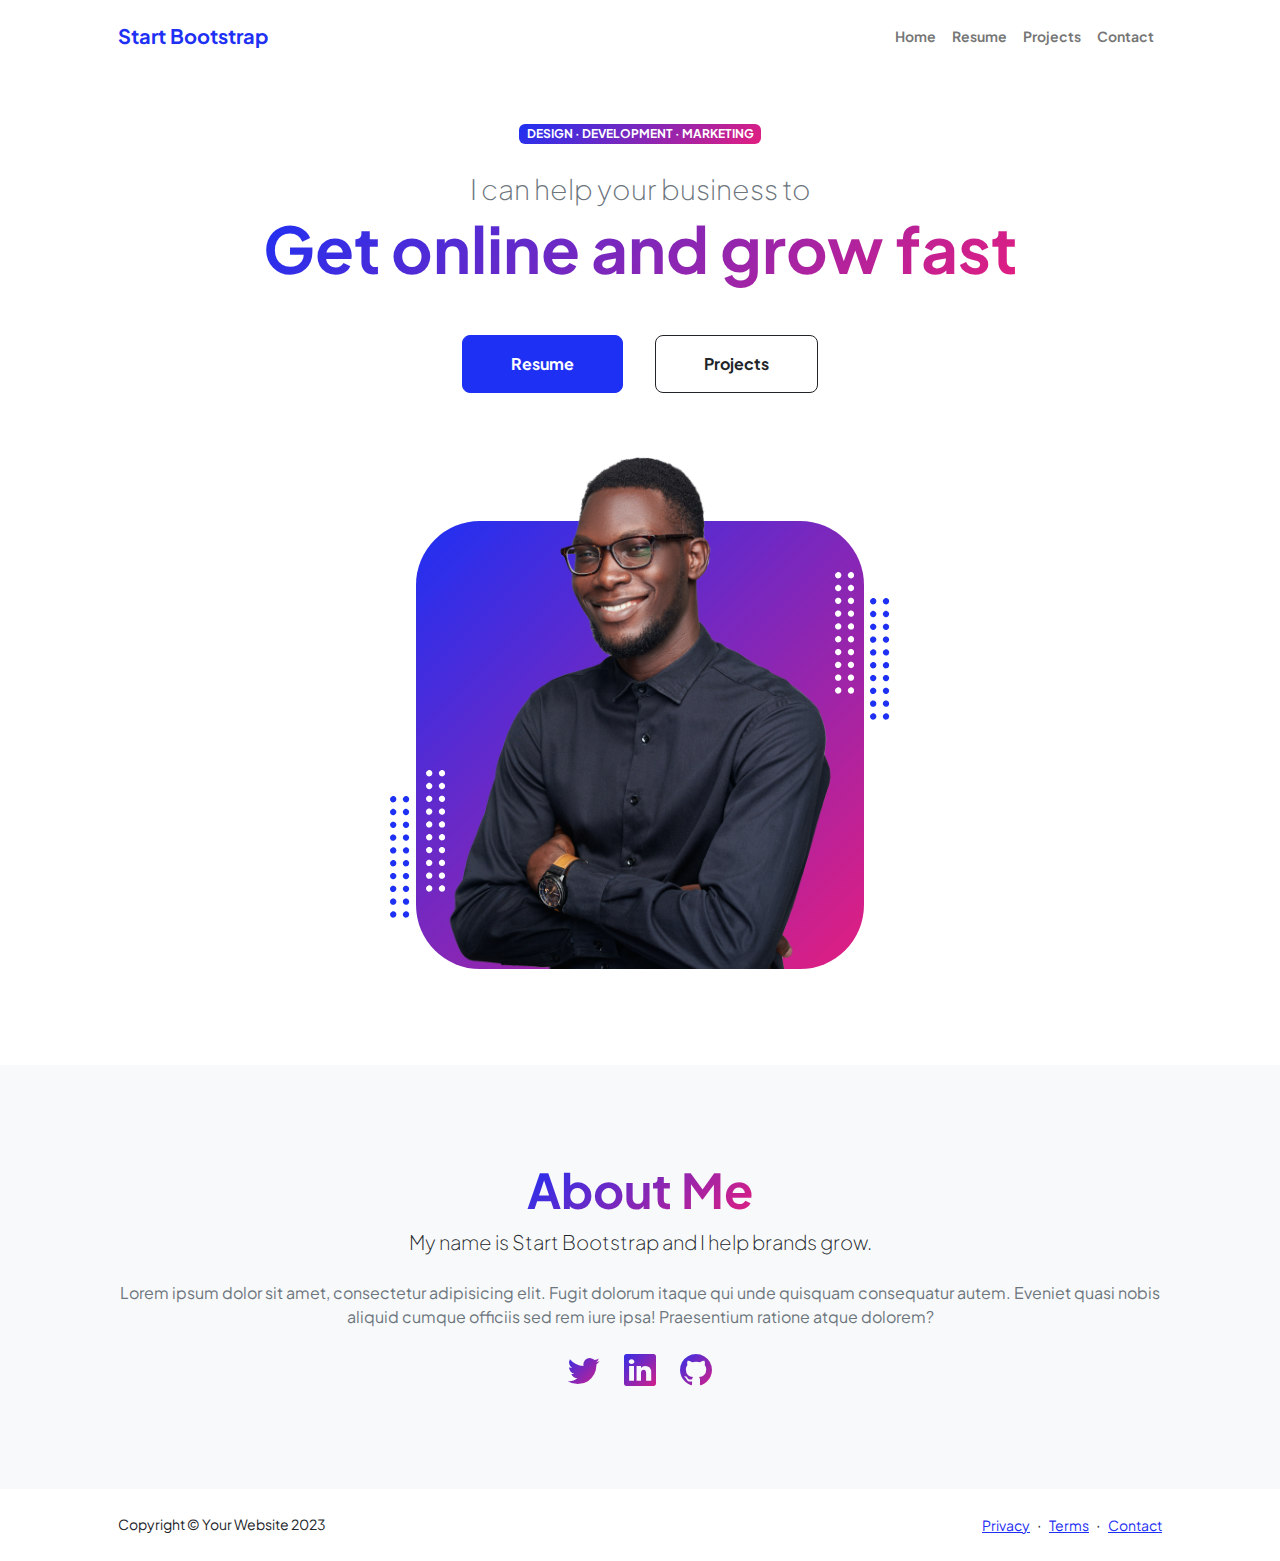
<file: index.html>
<!DOCTYPE html>
<html lang="en">
    <head>
        <meta charset="utf-8" />
        <meta name="viewport" content="width=device-width, initial-scale=1, shrink-to-fit=no" />
        <meta name="description" content="" />
        <meta name="author" content="" />
        <title>Personal - Start Bootstrap Theme</title>
        <!-- Favicon-->
        <link rel="icon" type="image/x-icon" href="assets/favicon.ico" />
        <!-- Custom Google font-->
        <link rel="preconnect" href="https://fonts.googleapis.com" />
        <link rel="preconnect" href="https://fonts.gstatic.com" crossorigin />
        <link href="https://fonts.googleapis.com/css2?family=Plus+Jakarta+Sans:wght@100;200;300;400;500;600;700;800;900&amp;display=swap" rel="stylesheet" />
        <!-- Bootstrap icons-->
        <link href="https://cdn.jsdelivr.net/npm/bootstrap-icons@1.8.1/font/bootstrap-icons.css" rel="stylesheet" />
        <!-- Core theme CSS (includes Bootstrap)-->
        <link href="css/styles.css" rel="stylesheet" />
    </head>
    <body class="d-flex flex-column h-100">
        <main class="flex-shrink-0">
            <!-- Navigation-->
            <nav class="navbar navbar-expand-lg navbar-light bg-white py-3">
                <div class="container px-5">
                    <a class="navbar-brand" href="index.html"><span class="fw-bolder text-primary">Start Bootstrap</span></a>
                    <button class="navbar-toggler" type="button" data-bs-toggle="collapse" data-bs-target="#navbarSupportedContent" aria-controls="navbarSupportedContent" aria-expanded="false" aria-label="Toggle navigation"><span class="navbar-toggler-icon"></span></button>
                    <div class="collapse navbar-collapse" id="navbarSupportedContent">
                        <ul class="navbar-nav ms-auto mb-2 mb-lg-0 small fw-bolder">
                            <li class="nav-item"><a class="nav-link" href="index.html">Home</a></li>
                            <li class="nav-item"><a class="nav-link" href="resume.html">Resume</a></li>
                            <li class="nav-item"><a class="nav-link" href="projects.html">Projects</a></li>
                            <li class="nav-item"><a class="nav-link" href="contact.html">Contact</a></li>
                        </ul>
                    </div>
                </div>
            </nav>
            <!-- Header-->
            <header class="py-5">
                <div class="container px-5 pb-5">
                    <div class="row gx-5 align-items-center">
                        <div class="col-xxl-5">
                            <!-- Header text content-->
                            <div class="text-center text-xxl-start">
                                <div class="badge bg-gradient-primary-to-secondary text-white mb-4"><div class="text-uppercase">Design &middot; Development &middot; Marketing</div></div>
                                <div class="fs-3 fw-light text-muted">I can help your business to</div>
                                <h1 class="display-3 fw-bolder mb-5"><span class="text-gradient d-inline">Get online and grow fast</span></h1>
                                <div class="d-grid gap-3 d-sm-flex justify-content-sm-center justify-content-xxl-start mb-3">
                                    <a class="btn btn-primary btn-lg px-5 py-3 me-sm-3 fs-6 fw-bolder" href="resume.html">Resume</a>
                                    <a class="btn btn-outline-dark btn-lg px-5 py-3 fs-6 fw-bolder" href="projects.html">Projects</a>
                                </div>
                            </div>
                        </div>
                        <div class="col-xxl-7">
                            <!-- Header profile picture-->
                            <div class="d-flex justify-content-center mt-5 mt-xxl-0">
                                <div class="profile bg-gradient-primary-to-secondary">
                                    <!-- TIP: For best results, use a photo with a transparent background like the demo example below-->
                                    <!-- Watch a tutorial on how to do this on YouTube (link)-->
                                    <img class="profile-img" src="assets/profile.png" alt="..." />
                                    <div class="dots-1">
                                        <!-- SVG Dots-->
                                        <svg version="1.1" xmlns="http://www.w3.org/2000/svg" xmlns:xlink="http://www.w3.org/1999/xlink" x="0px" y="0px" viewBox="0 0 191.6 1215.4" style="enable-background: new 0 0 191.6 1215.4" xml:space="preserve">
                                            <g transform="translate(0.000000,1280.000000) scale(0.100000,-0.100000)">
                                                <path d="M227.7,12788.6c-105-35-200-141-222-248c-43-206,163-412,369-369c155,32,275,190,260,339c-11,105-90,213-190,262        C383.7,12801.6,289.7,12808.6,227.7,12788.6z"></path>
                                                <path d="M1507.7,12788.6c-151-50-253-216-222-362c25-119,136-230,254-255c194-41,395,142,375,339c-11,105-90,213-190,262        C1663.7,12801.6,1569.7,12808.6,1507.7,12788.6z"></path>
                                                <path d="M227.7,11508.6c-105-35-200-141-222-248c-43-206,163-412,369-369c155,32,275,190,260,339c-11,105-90,213-190,262        C383.7,11521.6,289.7,11528.6,227.7,11508.6z"></path>
                                                <path d="M1507.7,11508.6c-151-50-253-216-222-362c25-119,136-230,254-255c194-41,395,142,375,339c-11,105-90,213-190,262        C1663.7,11521.6,1569.7,11528.6,1507.7,11508.6z"></path>
                                                <path d="M227.7,10228.6c-105-35-200-141-222-248c-43-206,163-412,369-369c155,32,275,190,260,339c-11,105-90,213-190,262        C383.7,10241.6,289.7,10248.6,227.7,10228.6z"></path>
                                                <path d="M1507.7,10228.6c-105-35-200-141-222-248c-43-206,163-412,369-369c155,32,275,190,260,339c-11,105-90,213-190,262        C1663.7,10241.6,1569.7,10248.6,1507.7,10228.6z"></path>
                                                <path d="M227.7,8948.6c-105-35-200-141-222-248c-43-206,163-412,369-369c155,32,275,190,260,339c-11,105-90,213-190,262        C383.7,8961.6,289.7,8968.6,227.7,8948.6z"></path>
                                                <path d="M1507.7,8948.6c-105-35-200-141-222-248c-43-206,163-412,369-369c155,32,275,190,260,339c-11,105-90,213-190,262        C1663.7,8961.6,1569.7,8968.6,1507.7,8948.6z"></path>
                                                <path d="M227.7,7668.6c-105-35-200-141-222-248c-43-206,163-412,369-369c155,32,275,190,260,339c-11,105-90,213-190,262        C383.7,7681.6,289.7,7688.6,227.7,7668.6z"></path>
                                                <path d="M1507.7,7668.6c-105-35-200-141-222-248c-43-206,163-412,369-369c155,32,275,190,260,339c-11,105-90,213-190,262        C1663.7,7681.6,1569.7,7688.6,1507.7,7668.6z"></path>
                                                <path d="M227.7,6388.6c-105-35-200-141-222-248c-43-206,163-412,369-369c155,32,275,190,260,339c-11,105-90,213-190,262        C383.7,6401.6,289.7,6408.6,227.7,6388.6z"></path>
                                                <path d="M1507.7,6388.6c-105-35-200-141-222-248c-43-206,163-412,369-369c155,32,275,190,260,339c-11,105-90,213-190,262        C1663.7,6401.6,1569.7,6408.6,1507.7,6388.6z"></path>
                                                <path d="M227.7,5108.6c-105-35-200-141-222-248c-43-206,163-412,369-369c155,32,275,190,260,339c-11,105-90,213-190,262        C383.7,5121.6,289.7,5128.6,227.7,5108.6z"></path>
                                                <path d="M1507.7,5108.6c-105-35-200-141-222-248c-43-206,163-412,369-369c155,32,275,190,260,339c-11,105-90,213-190,262        C1663.7,5121.6,1569.7,5128.6,1507.7,5108.6z"></path>
                                                <path d="M227.7,3828.6c-105-35-200-141-222-248c-43-206,163-412,369-369c155,32,275,190,260,339c-11,105-90,213-190,262        C383.7,3841.6,289.7,3848.6,227.7,3828.6z"></path>
                                                <path d="M1507.7,3828.6c-105-35-200-141-222-248c-43-206,163-412,369-369c155,32,275,190,260,339c-11,105-90,213-190,262        C1663.7,3841.6,1569.7,3848.6,1507.7,3828.6z"></path>
                                                <path d="M227.7,2548.6c-105-35-200-141-222-248c-43-206,163-412,369-369c155,32,275,190,260,339c-11,105-90,213-190,262        C383.7,2561.6,289.7,2568.6,227.7,2548.6z"></path>
                                                <path d="M1507.7,2548.6c-105-35-200-141-222-248c-43-206,163-412,369-369c155,32,275,190,260,339c-11,105-90,213-190,262        C1663.7,2561.6,1569.7,2568.6,1507.7,2548.6z"></path>
                                                <path d="M227.7,1268.6c-105-35-200-141-222-248c-43-206,163-412,369-369c155,32,275,190,260,339c-11,105-90,213-190,262        C383.7,1281.6,289.7,1288.6,227.7,1268.6z"></path>
                                                <path d="M1507.7,1268.6c-105-35-200-141-222-248c-43-206,163-412,369-369c155,32,275,190,260,339c-11,105-90,213-190,262        C1663.7,1281.6,1569.7,1288.6,1507.7,1268.6z"></path>
                                            </g>
                                        </svg>
                                        <!-- END of SVG dots-->
                                    </div>
                                    <div class="dots-2">
                                        <!-- SVG Dots-->
                                        <svg version="1.1" xmlns="http://www.w3.org/2000/svg" xmlns:xlink="http://www.w3.org/1999/xlink" x="0px" y="0px" viewBox="0 0 191.6 1215.4" style="enable-background: new 0 0 191.6 1215.4" xml:space="preserve">
                                            <g transform="translate(0.000000,1280.000000) scale(0.100000,-0.100000)">
                                                <path d="M227.7,12788.6c-105-35-200-141-222-248c-43-206,163-412,369-369c155,32,275,190,260,339c-11,105-90,213-190,262        C383.7,12801.6,289.7,12808.6,227.7,12788.6z"></path>
                                                <path d="M1507.7,12788.6c-151-50-253-216-222-362c25-119,136-230,254-255c194-41,395,142,375,339c-11,105-90,213-190,262        C1663.7,12801.6,1569.7,12808.6,1507.7,12788.6z"></path>
                                                <path d="M227.7,11508.6c-105-35-200-141-222-248c-43-206,163-412,369-369c155,32,275,190,260,339c-11,105-90,213-190,262        C383.7,11521.6,289.7,11528.6,227.7,11508.6z"></path>
                                                <path d="M1507.7,11508.6c-151-50-253-216-222-362c25-119,136-230,254-255c194-41,395,142,375,339c-11,105-90,213-190,262        C1663.7,11521.6,1569.7,11528.6,1507.7,11508.6z"></path>
                                                <path d="M227.7,10228.6c-105-35-200-141-222-248c-43-206,163-412,369-369c155,32,275,190,260,339c-11,105-90,213-190,262        C383.7,10241.6,289.7,10248.6,227.7,10228.6z"></path>
                                                <path d="M1507.7,10228.6c-105-35-200-141-222-248c-43-206,163-412,369-369c155,32,275,190,260,339c-11,105-90,213-190,262        C1663.7,10241.6,1569.7,10248.6,1507.7,10228.6z"></path>
                                                <path d="M227.7,8948.6c-105-35-200-141-222-248c-43-206,163-412,369-369c155,32,275,190,260,339c-11,105-90,213-190,262        C383.7,8961.6,289.7,8968.6,227.7,8948.6z"></path>
                                                <path d="M1507.7,8948.6c-105-35-200-141-222-248c-43-206,163-412,369-369c155,32,275,190,260,339c-11,105-90,213-190,262        C1663.7,8961.6,1569.7,8968.6,1507.7,8948.6z"></path>
                                                <path d="M227.7,7668.6c-105-35-200-141-222-248c-43-206,163-412,369-369c155,32,275,190,260,339c-11,105-90,213-190,262        C383.7,7681.6,289.7,7688.6,227.7,7668.6z"></path>
                                                <path d="M1507.7,7668.6c-105-35-200-141-222-248c-43-206,163-412,369-369c155,32,275,190,260,339c-11,105-90,213-190,262        C1663.7,7681.6,1569.7,7688.6,1507.7,7668.6z"></path>
                                                <path d="M227.7,6388.6c-105-35-200-141-222-248c-43-206,163-412,369-369c155,32,275,190,260,339c-11,105-90,213-190,262        C383.7,6401.6,289.7,6408.6,227.7,6388.6z"></path>
                                                <path d="M1507.7,6388.6c-105-35-200-141-222-248c-43-206,163-412,369-369c155,32,275,190,260,339c-11,105-90,213-190,262        C1663.7,6401.6,1569.7,6408.6,1507.7,6388.6z"></path>
                                                <path d="M227.7,5108.6c-105-35-200-141-222-248c-43-206,163-412,369-369c155,32,275,190,260,339c-11,105-90,213-190,262        C383.7,5121.6,289.7,5128.6,227.7,5108.6z"></path>
                                                <path d="M1507.7,5108.6c-105-35-200-141-222-248c-43-206,163-412,369-369c155,32,275,190,260,339c-11,105-90,213-190,262        C1663.7,5121.6,1569.7,5128.6,1507.7,5108.6z"></path>
                                                <path d="M227.7,3828.6c-105-35-200-141-222-248c-43-206,163-412,369-369c155,32,275,190,260,339c-11,105-90,213-190,262        C383.7,3841.6,289.7,3848.6,227.7,3828.6z"></path>
                                                <path d="M1507.7,3828.6c-105-35-200-141-222-248c-43-206,163-412,369-369c155,32,275,190,260,339c-11,105-90,213-190,262        C1663.7,3841.6,1569.7,3848.6,1507.7,3828.6z"></path>
                                                <path d="M227.7,2548.6c-105-35-200-141-222-248c-43-206,163-412,369-369c155,32,275,190,260,339c-11,105-90,213-190,262        C383.7,2561.6,289.7,2568.6,227.7,2548.6z"></path>
                                                <path d="M1507.7,2548.6c-105-35-200-141-222-248c-43-206,163-412,369-369c155,32,275,190,260,339c-11,105-90,213-190,262        C1663.7,2561.6,1569.7,2568.6,1507.7,2548.6z"></path>
                                                <path d="M227.7,1268.6c-105-35-200-141-222-248c-43-206,163-412,369-369c155,32,275,190,260,339c-11,105-90,213-190,262        C383.7,1281.6,289.7,1288.6,227.7,1268.6z"></path>
                                                <path d="M1507.7,1268.6c-105-35-200-141-222-248c-43-206,163-412,369-369c155,32,275,190,260,339c-11,105-90,213-190,262        C1663.7,1281.6,1569.7,1288.6,1507.7,1268.6z"></path>
                                            </g>
                                        </svg>
                                        <!-- END of SVG dots-->
                                    </div>
                                    <div class="dots-3">
                                        <!-- SVG Dots-->
                                        <svg version="1.1" xmlns="http://www.w3.org/2000/svg" xmlns:xlink="http://www.w3.org/1999/xlink" x="0px" y="0px" viewBox="0 0 191.6 1215.4" style="enable-background: new 0 0 191.6 1215.4" xml:space="preserve">
                                            <g transform="translate(0.000000,1280.000000) scale(0.100000,-0.100000)">
                                                <path d="M227.7,12788.6c-105-35-200-141-222-248c-43-206,163-412,369-369c155,32,275,190,260,339c-11,105-90,213-190,262        C383.7,12801.6,289.7,12808.6,227.7,12788.6z"></path>
                                                <path d="M1507.7,12788.6c-151-50-253-216-222-362c25-119,136-230,254-255c194-41,395,142,375,339c-11,105-90,213-190,262        C1663.7,12801.6,1569.7,12808.6,1507.7,12788.6z"></path>
                                                <path d="M227.7,11508.6c-105-35-200-141-222-248c-43-206,163-412,369-369c155,32,275,190,260,339c-11,105-90,213-190,262        C383.7,11521.6,289.7,11528.6,227.7,11508.6z"></path>
                                                <path d="M1507.7,11508.6c-151-50-253-216-222-362c25-119,136-230,254-255c194-41,395,142,375,339c-11,105-90,213-190,262        C1663.7,11521.6,1569.7,11528.6,1507.7,11508.6z"></path>
                                                <path d="M227.7,10228.6c-105-35-200-141-222-248c-43-206,163-412,369-369c155,32,275,190,260,339c-11,105-90,213-190,262        C383.7,10241.6,289.7,10248.6,227.7,10228.6z"></path>
                                                <path d="M1507.7,10228.6c-105-35-200-141-222-248c-43-206,163-412,369-369c155,32,275,190,260,339c-11,105-90,213-190,262        C1663.7,10241.6,1569.7,10248.6,1507.7,10228.6z"></path>
                                                <path d="M227.7,8948.6c-105-35-200-141-222-248c-43-206,163-412,369-369c155,32,275,190,260,339c-11,105-90,213-190,262        C383.7,8961.6,289.7,8968.6,227.7,8948.6z"></path>
                                                <path d="M1507.7,8948.6c-105-35-200-141-222-248c-43-206,163-412,369-369c155,32,275,190,260,339c-11,105-90,213-190,262        C1663.7,8961.6,1569.7,8968.6,1507.7,8948.6z"></path>
                                                <path d="M227.7,7668.6c-105-35-200-141-222-248c-43-206,163-412,369-369c155,32,275,190,260,339c-11,105-90,213-190,262        C383.7,7681.6,289.7,7688.6,227.7,7668.6z"></path>
                                                <path d="M1507.7,7668.6c-105-35-200-141-222-248c-43-206,163-412,369-369c155,32,275,190,260,339c-11,105-90,213-190,262        C1663.7,7681.6,1569.7,7688.6,1507.7,7668.6z"></path>
                                                <path d="M227.7,6388.6c-105-35-200-141-222-248c-43-206,163-412,369-369c155,32,275,190,260,339c-11,105-90,213-190,262        C383.7,6401.6,289.7,6408.6,227.7,6388.6z"></path>
                                                <path d="M1507.7,6388.6c-105-35-200-141-222-248c-43-206,163-412,369-369c155,32,275,190,260,339c-11,105-90,213-190,262        C1663.7,6401.6,1569.7,6408.6,1507.7,6388.6z"></path>
                                                <path d="M227.7,5108.6c-105-35-200-141-222-248c-43-206,163-412,369-369c155,32,275,190,260,339c-11,105-90,213-190,262        C383.7,5121.6,289.7,5128.6,227.7,5108.6z"></path>
                                                <path d="M1507.7,5108.6c-105-35-200-141-222-248c-43-206,163-412,369-369c155,32,275,190,260,339c-11,105-90,213-190,262        C1663.7,5121.6,1569.7,5128.6,1507.7,5108.6z"></path>
                                                <path d="M227.7,3828.6c-105-35-200-141-222-248c-43-206,163-412,369-369c155,32,275,190,260,339c-11,105-90,213-190,262        C383.7,3841.6,289.7,3848.6,227.7,3828.6z"></path>
                                                <path d="M1507.7,3828.6c-105-35-200-141-222-248c-43-206,163-412,369-369c155,32,275,190,260,339c-11,105-90,213-190,262        C1663.7,3841.6,1569.7,3848.6,1507.7,3828.6z"></path>
                                                <path d="M227.7,2548.6c-105-35-200-141-222-248c-43-206,163-412,369-369c155,32,275,190,260,339c-11,105-90,213-190,262        C383.7,2561.6,289.7,2568.6,227.7,2548.6z"></path>
                                                <path d="M1507.7,2548.6c-105-35-200-141-222-248c-43-206,163-412,369-369c155,32,275,190,260,339c-11,105-90,213-190,262        C1663.7,2561.6,1569.7,2568.6,1507.7,2548.6z"></path>
                                                <path d="M227.7,1268.6c-105-35-200-141-222-248c-43-206,163-412,369-369c155,32,275,190,260,339c-11,105-90,213-190,262        C383.7,1281.6,289.7,1288.6,227.7,1268.6z"></path>
                                                <path d="M1507.7,1268.6c-105-35-200-141-222-248c-43-206,163-412,369-369c155,32,275,190,260,339c-11,105-90,213-190,262        C1663.7,1281.6,1569.7,1288.6,1507.7,1268.6z"></path>
                                            </g>
                                        </svg>
                                        <!-- END of SVG dots-->
                                    </div>
                                    <div class="dots-4">
                                        <!-- SVG Dots-->
                                        <svg version="1.1" xmlns="http://www.w3.org/2000/svg" xmlns:xlink="http://www.w3.org/1999/xlink" x="0px" y="0px" viewBox="0 0 191.6 1215.4" style="enable-background: new 0 0 191.6 1215.4" xml:space="preserve">
                                            <g transform="translate(0.000000,1280.000000) scale(0.100000,-0.100000)">
                                                <path d="M227.7,12788.6c-105-35-200-141-222-248c-43-206,163-412,369-369c155,32,275,190,260,339c-11,105-90,213-190,262        C383.7,12801.6,289.7,12808.6,227.7,12788.6z"></path>
                                                <path d="M1507.7,12788.6c-151-50-253-216-222-362c25-119,136-230,254-255c194-41,395,142,375,339c-11,105-90,213-190,262        C1663.7,12801.6,1569.7,12808.6,1507.7,12788.6z"></path>
                                                <path d="M227.7,11508.6c-105-35-200-141-222-248c-43-206,163-412,369-369c155,32,275,190,260,339c-11,105-90,213-190,262        C383.7,11521.6,289.7,11528.6,227.7,11508.6z"></path>
                                                <path d="M1507.7,11508.6c-151-50-253-216-222-362c25-119,136-230,254-255c194-41,395,142,375,339c-11,105-90,213-190,262        C1663.7,11521.6,1569.7,11528.6,1507.7,11508.6z"></path>
                                                <path d="M227.7,10228.6c-105-35-200-141-222-248c-43-206,163-412,369-369c155,32,275,190,260,339c-11,105-90,213-190,262        C383.7,10241.6,289.7,10248.6,227.7,10228.6z"></path>
                                                <path d="M1507.7,10228.6c-105-35-200-141-222-248c-43-206,163-412,369-369c155,32,275,190,260,339c-11,105-90,213-190,262        C1663.7,10241.6,1569.7,10248.6,1507.7,10228.6z"></path>
                                                <path d="M227.7,8948.6c-105-35-200-141-222-248c-43-206,163-412,369-369c155,32,275,190,260,339c-11,105-90,213-190,262        C383.7,8961.6,289.7,8968.6,227.7,8948.6z"></path>
                                                <path d="M1507.7,8948.6c-105-35-200-141-222-248c-43-206,163-412,369-369c155,32,275,190,260,339c-11,105-90,213-190,262        C1663.7,8961.6,1569.7,8968.6,1507.7,8948.6z"></path>
                                                <path d="M227.7,7668.6c-105-35-200-141-222-248c-43-206,163-412,369-369c155,32,275,190,260,339c-11,105-90,213-190,262        C383.7,7681.6,289.7,7688.6,227.7,7668.6z"></path>
                                                <path d="M1507.7,7668.6c-105-35-200-141-222-248c-43-206,163-412,369-369c155,32,275,190,260,339c-11,105-90,213-190,262        C1663.7,7681.6,1569.7,7688.6,1507.7,7668.6z"></path>
                                                <path d="M227.7,6388.6c-105-35-200-141-222-248c-43-206,163-412,369-369c155,32,275,190,260,339c-11,105-90,213-190,262        C383.7,6401.6,289.7,6408.6,227.7,6388.6z"></path>
                                                <path d="M1507.7,6388.6c-105-35-200-141-222-248c-43-206,163-412,369-369c155,32,275,190,260,339c-11,105-90,213-190,262        C1663.7,6401.6,1569.7,6408.6,1507.7,6388.6z"></path>
                                                <path d="M227.7,5108.6c-105-35-200-141-222-248c-43-206,163-412,369-369c155,32,275,190,260,339c-11,105-90,213-190,262        C383.7,5121.6,289.7,5128.6,227.7,5108.6z"></path>
                                                <path d="M1507.7,5108.6c-105-35-200-141-222-248c-43-206,163-412,369-369c155,32,275,190,260,339c-11,105-90,213-190,262        C1663.7,5121.6,1569.7,5128.6,1507.7,5108.6z"></path>
                                                <path d="M227.7,3828.6c-105-35-200-141-222-248c-43-206,163-412,369-369c155,32,275,190,260,339c-11,105-90,213-190,262        C383.7,3841.6,289.7,3848.6,227.7,3828.6z"></path>
                                                <path d="M1507.7,3828.6c-105-35-200-141-222-248c-43-206,163-412,369-369c155,32,275,190,260,339c-11,105-90,213-190,262        C1663.7,3841.6,1569.7,3848.6,1507.7,3828.6z"></path>
                                                <path d="M227.7,2548.6c-105-35-200-141-222-248c-43-206,163-412,369-369c155,32,275,190,260,339c-11,105-90,213-190,262        C383.7,2561.6,289.7,2568.6,227.7,2548.6z"></path>
                                                <path d="M1507.7,2548.6c-105-35-200-141-222-248c-43-206,163-412,369-369c155,32,275,190,260,339c-11,105-90,213-190,262        C1663.7,2561.6,1569.7,2568.6,1507.7,2548.6z"></path>
                                                <path d="M227.7,1268.6c-105-35-200-141-222-248c-43-206,163-412,369-369c155,32,275,190,260,339c-11,105-90,213-190,262        C383.7,1281.6,289.7,1288.6,227.7,1268.6z"></path>
                                                <path d="M1507.7,1268.6c-105-35-200-141-222-248c-43-206,163-412,369-369c155,32,275,190,260,339c-11,105-90,213-190,262        C1663.7,1281.6,1569.7,1288.6,1507.7,1268.6z"></path>
                                            </g>
                                        </svg>
                                        <!-- END of SVG dots-->
                                    </div>
                                </div>
                            </div>
                        </div>
                    </div>
                </div>
            </header>
            <!-- About Section-->
            <section class="bg-light py-5">
                <div class="container px-5">
                    <div class="row gx-5 justify-content-center">
                        <div class="col-xxl-8">
                            <div class="text-center my-5">
                                <h2 class="display-5 fw-bolder"><span class="text-gradient d-inline">About Me</span></h2>
                                <p class="lead fw-light mb-4">My name is Start Bootstrap and I help brands grow.</p>
                                <p class="text-muted">Lorem ipsum dolor sit amet, consectetur adipisicing elit. Fugit dolorum itaque qui unde quisquam consequatur autem. Eveniet quasi nobis aliquid cumque officiis sed rem iure ipsa! Praesentium ratione atque dolorem?</p>
                                <div class="d-flex justify-content-center fs-2 gap-4">
                                    <a class="text-gradient" href="#!"><i class="bi bi-twitter"></i></a>
                                    <a class="text-gradient" href="#!"><i class="bi bi-linkedin"></i></a>
                                    <a class="text-gradient" href="#!"><i class="bi bi-github"></i></a>
                                </div>
                            </div>
                        </div>
                    </div>
                </div>
            </section>
        </main>
        <!-- Footer-->
        <footer class="bg-white py-4 mt-auto">
            <div class="container px-5">
                <div class="row align-items-center justify-content-between flex-column flex-sm-row">
                    <div class="col-auto"><div class="small m-0">Copyright &copy; Your Website 2023</div></div>
                    <div class="col-auto">
                        <a class="small" href="#!">Privacy</a>
                        <span class="mx-1">&middot;</span>
                        <a class="small" href="#!">Terms</a>
                        <span class="mx-1">&middot;</span>
                        <a class="small" href="#!">Contact</a>
                    </div>
                </div>
            </div>
        </footer>
        <!-- Bootstrap core JS-->
        <script src="https://cdn.jsdelivr.net/npm/bootstrap@5.2.3/dist/js/bootstrap.bundle.min.js"></script>
        <!-- Core theme JS-->
        <script src="js/scripts.js"></script>
    </body>
</html>
</file>
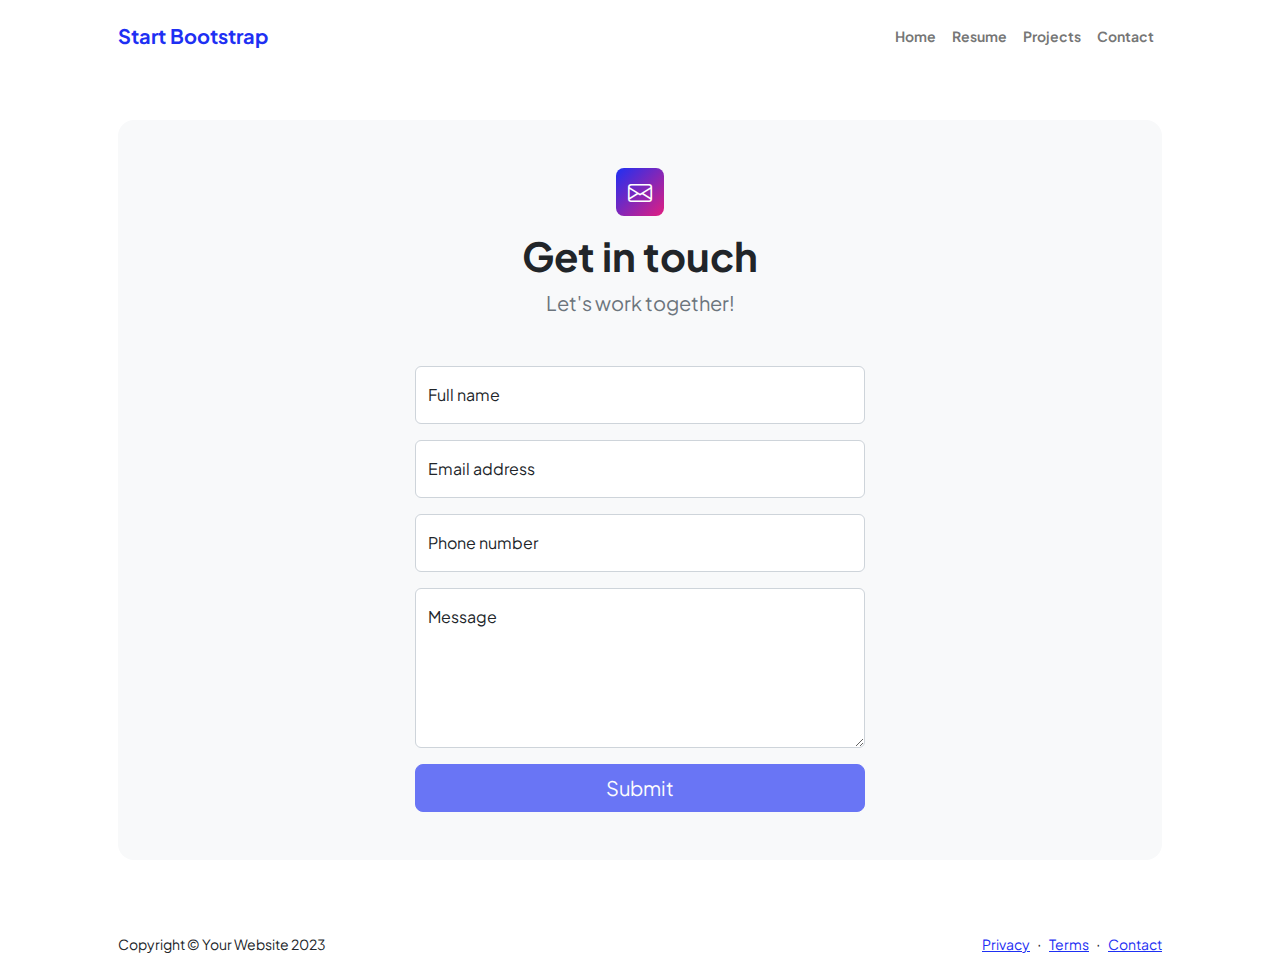
<file: contact.html>
<!DOCTYPE html>
<html lang="en">
    <head>
        <meta charset="utf-8" />
        <meta name="viewport" content="width=device-width, initial-scale=1, shrink-to-fit=no" />
        <meta name="description" content />
        <meta name="author" content />
        <title>Modern Business - Start Bootstrap Template</title>
        <!-- Favicon-->
        <link rel="icon" type="image/x-icon" href="assets/favicon.ico" />
        <!-- Custom Google font-->
        <link rel="preconnect" href="https://fonts.googleapis.com" />
        <link rel="preconnect" href="https://fonts.gstatic.com" crossorigin />
        <link href="https://fonts.googleapis.com/css2?family=Plus+Jakarta+Sans:wght@100;200;300;400;500;600;700;800;900&amp;display=swap" rel="stylesheet" />
        <!-- Bootstrap icons-->
        <link href="https://cdn.jsdelivr.net/npm/bootstrap-icons@1.8.1/font/bootstrap-icons.css" rel="stylesheet" />
        <!-- Core theme CSS (includes Bootstrap)-->
        <link href="css/styles.css" rel="stylesheet" />
    </head>
    <body class="d-flex flex-column">
        <main class="flex-shrink-0">
            <!-- Navigation-->
            <nav class="navbar navbar-expand-lg navbar-light bg-white py-3">
                <div class="container px-5">
                    <a class="navbar-brand" href="index.html"><span class="fw-bolder text-primary">Start Bootstrap</span></a>
                    <button class="navbar-toggler" type="button" data-bs-toggle="collapse" data-bs-target="#navbarSupportedContent" aria-controls="navbarSupportedContent" aria-expanded="false" aria-label="Toggle navigation"><span class="navbar-toggler-icon"></span></button>
                    <div class="collapse navbar-collapse" id="navbarSupportedContent">
                        <ul class="navbar-nav ms-auto mb-2 mb-lg-0 small fw-bolder">
                            <li class="nav-item"><a class="nav-link" href="index.html">Home</a></li>
                            <li class="nav-item"><a class="nav-link" href="resume.html">Resume</a></li>
                            <li class="nav-item"><a class="nav-link" href="projects.html">Projects</a></li>
                            <li class="nav-item"><a class="nav-link" href="contact.html">Contact</a></li>
                        </ul>
                    </div>
                </div>
            </nav>
            <!-- Page content-->
            <section class="py-5">
                <div class="container px-5">
                    <!-- Contact form-->
                    <div class="bg-light rounded-4 py-5 px-4 px-md-5">
                        <div class="text-center mb-5">
                            <div class="feature bg-primary bg-gradient-primary-to-secondary text-white rounded-3 mb-3"><i class="bi bi-envelope"></i></div>
                            <h1 class="fw-bolder">Get in touch</h1>
                            <p class="lead fw-normal text-muted mb-0">Let's work together!</p>
                        </div>
                        <div class="row gx-5 justify-content-center">
                            <div class="col-lg-8 col-xl-6">
                                <!-- * * * * * * * * * * * * * * *-->
                                <!-- * * SB Forms Contact Form * *-->
                                <!-- * * * * * * * * * * * * * * *-->
                                <!-- This form is pre-integrated with SB Forms.-->
                                <!-- To make this form functional, sign up at-->
                                <!-- https://startbootstrap.com/solution/contact-forms-->
                                <!-- to get an API token!-->
                                <form id="contactForm" data-sb-form-api-token="API_TOKEN">
                                    <!-- Name input-->
                                    <div class="form-floating mb-3">
                                        <input class="form-control" id="name" type="text" placeholder="Enter your name..." data-sb-validations="required" />
                                        <label for="name">Full name</label>
                                        <div class="invalid-feedback" data-sb-feedback="name:required">A name is required.</div>
                                    </div>
                                    <!-- Email address input-->
                                    <div class="form-floating mb-3">
                                        <input class="form-control" id="email" type="email" placeholder="name@example.com" data-sb-validations="required,email" />
                                        <label for="email">Email address</label>
                                        <div class="invalid-feedback" data-sb-feedback="email:required">An email is required.</div>
                                        <div class="invalid-feedback" data-sb-feedback="email:email">Email is not valid.</div>
                                    </div>
                                    <!-- Phone number input-->
                                    <div class="form-floating mb-3">
                                        <input class="form-control" id="phone" type="tel" placeholder="(123) 456-7890" data-sb-validations="required" />
                                        <label for="phone">Phone number</label>
                                        <div class="invalid-feedback" data-sb-feedback="phone:required">A phone number is required.</div>
                                    </div>
                                    <!-- Message input-->
                                    <div class="form-floating mb-3">
                                        <textarea class="form-control" id="message" type="text" placeholder="Enter your message here..." style="height: 10rem" data-sb-validations="required"></textarea>
                                        <label for="message">Message</label>
                                        <div class="invalid-feedback" data-sb-feedback="message:required">A message is required.</div>
                                    </div>
                                    <!-- Submit success message-->
                                    <!---->
                                    <!-- This is what your users will see when the form-->
                                    <!-- has successfully submitted-->
                                    <div class="d-none" id="submitSuccessMessage">
                                        <div class="text-center mb-3">
                                            <div class="fw-bolder">Form submission successful!</div>
                                            To activate this form, sign up at
                                            <br />
                                            <a href="https://startbootstrap.com/solution/contact-forms">https://startbootstrap.com/solution/contact-forms</a>
                                        </div>
                                    </div>
                                    <!-- Submit error message-->
                                    <!---->
                                    <!-- This is what your users will see when there is-->
                                    <!-- an error submitting the form-->
                                    <div class="d-none" id="submitErrorMessage"><div class="text-center text-danger mb-3">Error sending message!</div></div>
                                    <!-- Submit Button-->
                                    <div class="d-grid"><button class="btn btn-primary btn-lg disabled" id="submitButton" type="submit">Submit</button></div>
                                </form>
                            </div>
                        </div>
                    </div>
                </div>
            </section>
        </main>
        <!-- Footer-->
        <footer class="bg-white py-4 mt-auto">
            <div class="container px-5">
                <div class="row align-items-center justify-content-between flex-column flex-sm-row">
                    <div class="col-auto"><div class="small m-0">Copyright &copy; Your Website 2023</div></div>
                    <div class="col-auto">
                        <a class="small" href="#!">Privacy</a>
                        <span class="mx-1">&middot;</span>
                        <a class="small" href="#!">Terms</a>
                        <span class="mx-1">&middot;</span>
                        <a class="small" href="#!">Contact</a>
                    </div>
                </div>
            </div>
        </footer>
        <!-- Bootstrap core JS-->
        <script src="https://cdn.jsdelivr.net/npm/bootstrap@5.2.3/dist/js/bootstrap.bundle.min.js"></script>
        <!-- Core theme JS-->
        <script src="js/scripts.js"></script>
        <!-- * * * * * * * * * * * * * * * * * * * * * * * * * * * * * * * * * * * * * * * *-->
        <!-- * *                               SB Forms JS                               * *-->
        <!-- * * Activate your form at https://startbootstrap.com/solution/contact-forms * *-->
        <!-- * * * * * * * * * * * * * * * * * * * * * * * * * * * * * * * * * * * * * * * *-->
        <script src="https://cdn.startbootstrap.com/sb-forms-latest.js"></script>
    </body>
</html>
</file>
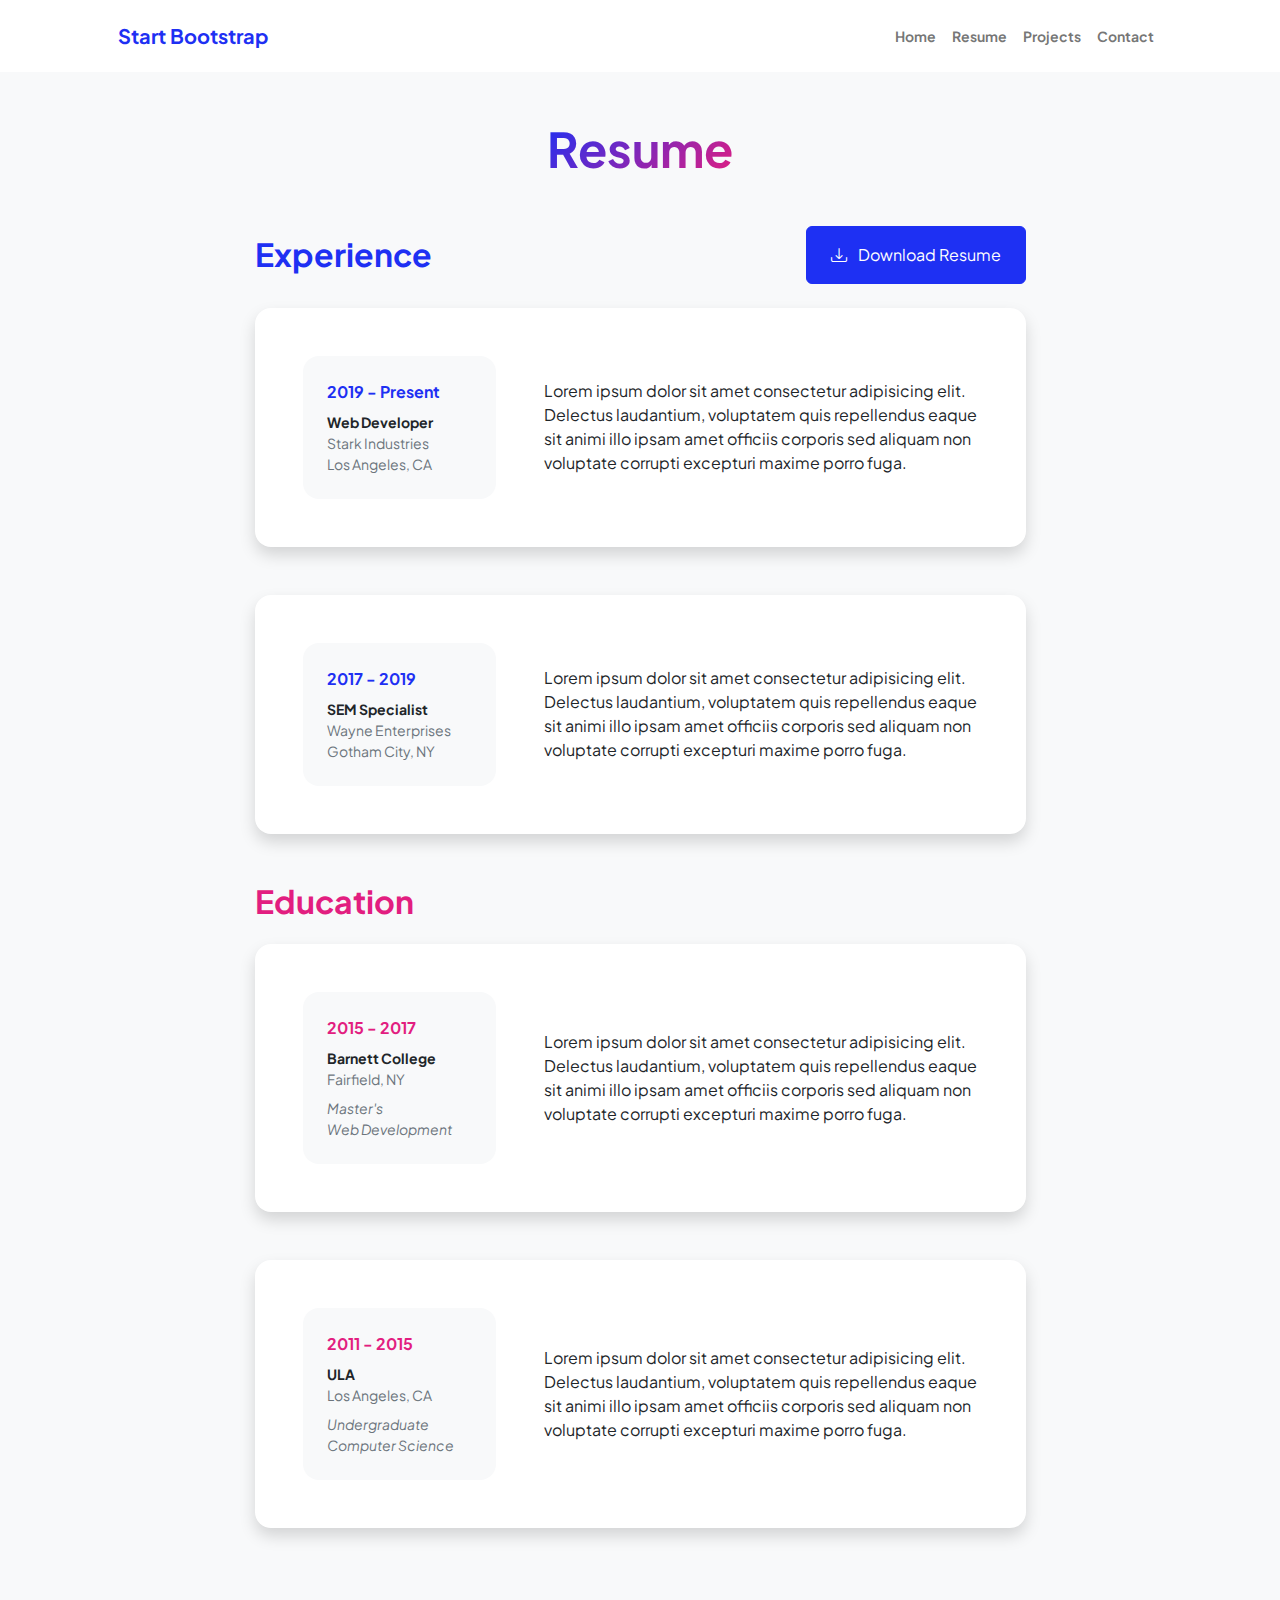
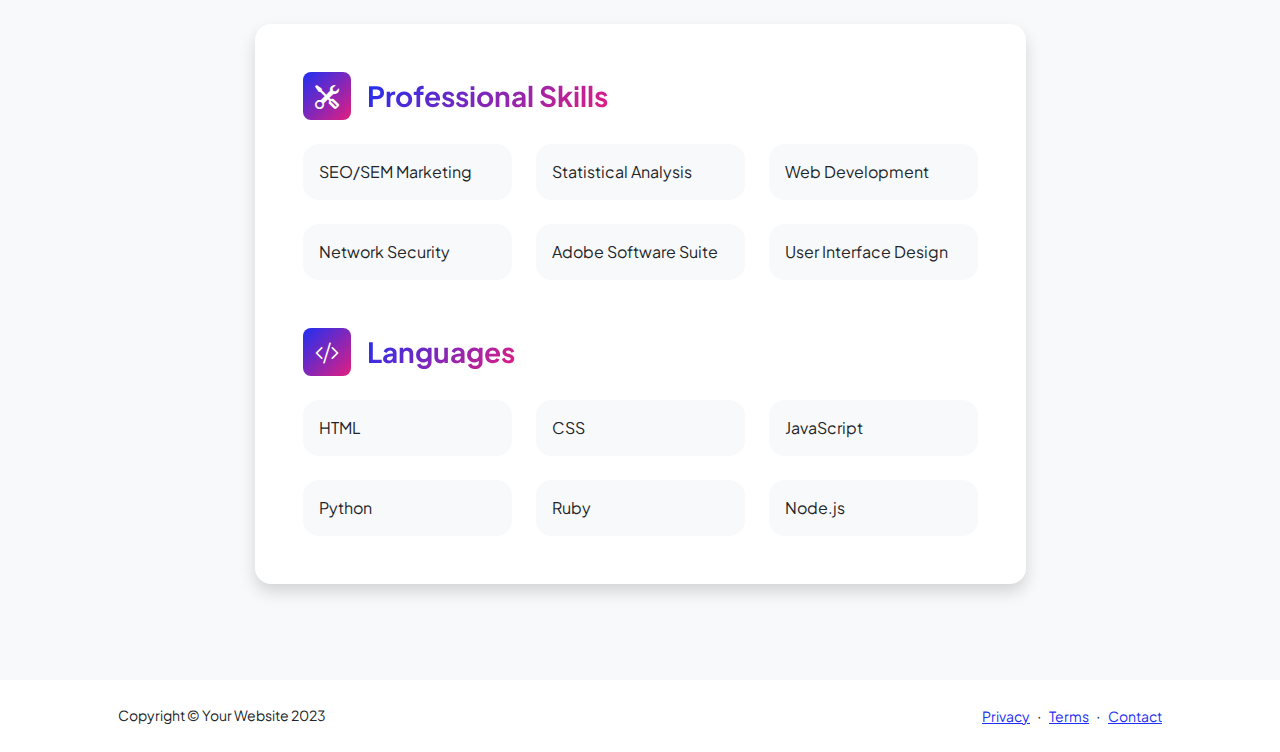
<file: resume.html>
<!DOCTYPE html>
<html lang="en">
    <head>
        <meta charset="utf-8" />
        <meta name="viewport" content="width=device-width, initial-scale=1, shrink-to-fit=no" />
        <meta name="description" content="" />
        <meta name="author" content="" />
        <title>Personal - Start Bootstrap Template</title>
        <!-- Favicon-->
        <link rel="icon" type="image/x-icon" href="assets/favicon.ico" />
        <!-- Custom Google font-->
        <link rel="preconnect" href="https://fonts.googleapis.com" />
        <link rel="preconnect" href="https://fonts.gstatic.com" crossorigin />
        <link href="https://fonts.googleapis.com/css2?family=Plus+Jakarta+Sans:wght@100;200;300;400;500;600;700;800;900&amp;display=swap" rel="stylesheet" />
        <!-- Bootstrap icons-->
        <link href="https://cdn.jsdelivr.net/npm/bootstrap-icons@1.8.1/font/bootstrap-icons.css" rel="stylesheet" />
        <!-- Core theme CSS (includes Bootstrap)-->
        <link href="css/styles.css" rel="stylesheet" />
    </head>
    <body class="d-flex flex-column h-100 bg-light">
        <main class="flex-shrink-0">
            <!-- Navigation-->
            <nav class="navbar navbar-expand-lg navbar-light bg-white py-3">
                <div class="container px-5">
                    <a class="navbar-brand" href="index.html"><span class="fw-bolder text-primary">Start Bootstrap</span></a>
                    <button class="navbar-toggler" type="button" data-bs-toggle="collapse" data-bs-target="#navbarSupportedContent" aria-controls="navbarSupportedContent" aria-expanded="false" aria-label="Toggle navigation"><span class="navbar-toggler-icon"></span></button>
                    <div class="collapse navbar-collapse" id="navbarSupportedContent">
                        <ul class="navbar-nav ms-auto mb-2 mb-lg-0 small fw-bolder">
                            <li class="nav-item"><a class="nav-link" href="index.html">Home</a></li>
                            <li class="nav-item"><a class="nav-link" href="resume.html">Resume</a></li>
                            <li class="nav-item"><a class="nav-link" href="projects.html">Projects</a></li>
                            <li class="nav-item"><a class="nav-link" href="contact.html">Contact</a></li>
                        </ul>
                    </div>
                </div>
            </nav>
            <!-- Page Content-->
            <div class="container px-5 my-5">
                <div class="text-center mb-5">
                    <h1 class="display-5 fw-bolder mb-0"><span class="text-gradient d-inline">Resume</span></h1>
                </div>
                <div class="row gx-5 justify-content-center">
                    <div class="col-lg-11 col-xl-9 col-xxl-8">
                        <!-- Experience Section-->
                        <section>
                            <div class="d-flex align-items-center justify-content-between mb-4">
                                <h2 class="text-primary fw-bolder mb-0">Experience</h2>
                                <!-- Download resume button-->
                                <!-- Note: Set the link href target to a PDF file within your project-->
                                <a class="btn btn-primary px-4 py-3" href="#!">
                                    <div class="d-inline-block bi bi-download me-2"></div>
                                    Download Resume
                                </a>
                            </div>
                            <!-- Experience Card 1-->
                            <div class="card shadow border-0 rounded-4 mb-5">
                                <div class="card-body p-5">
                                    <div class="row align-items-center gx-5">
                                        <div class="col text-center text-lg-start mb-4 mb-lg-0">
                                            <div class="bg-light p-4 rounded-4">
                                                <div class="text-primary fw-bolder mb-2">2019 - Present</div>
                                                <div class="small fw-bolder">Web Developer</div>
                                                <div class="small text-muted">Stark Industries</div>
                                                <div class="small text-muted">Los Angeles, CA</div>
                                            </div>
                                        </div>
                                        <div class="col-lg-8"><div>Lorem ipsum dolor sit amet consectetur adipisicing elit. Delectus laudantium, voluptatem quis repellendus eaque sit animi illo ipsam amet officiis corporis sed aliquam non voluptate corrupti excepturi maxime porro fuga.</div></div>
                                    </div>
                                </div>
                            </div>
                            <!-- Experience Card 2-->
                            <div class="card shadow border-0 rounded-4 mb-5">
                                <div class="card-body p-5">
                                    <div class="row align-items-center gx-5">
                                        <div class="col text-center text-lg-start mb-4 mb-lg-0">
                                            <div class="bg-light p-4 rounded-4">
                                                <div class="text-primary fw-bolder mb-2">2017 - 2019</div>
                                                <div class="small fw-bolder">SEM Specialist</div>
                                                <div class="small text-muted">Wayne Enterprises</div>
                                                <div class="small text-muted">Gotham City, NY</div>
                                            </div>
                                        </div>
                                        <div class="col-lg-8"><div>Lorem ipsum dolor sit amet consectetur adipisicing elit. Delectus laudantium, voluptatem quis repellendus eaque sit animi illo ipsam amet officiis corporis sed aliquam non voluptate corrupti excepturi maxime porro fuga.</div></div>
                                    </div>
                                </div>
                            </div>
                        </section>
                        <!-- Education Section-->
                        <section>
                            <h2 class="text-secondary fw-bolder mb-4">Education</h2>
                            <!-- Education Card 1-->
                            <div class="card shadow border-0 rounded-4 mb-5">
                                <div class="card-body p-5">
                                    <div class="row align-items-center gx-5">
                                        <div class="col text-center text-lg-start mb-4 mb-lg-0">
                                            <div class="bg-light p-4 rounded-4">
                                                <div class="text-secondary fw-bolder mb-2">2015 - 2017</div>
                                                <div class="mb-2">
                                                    <div class="small fw-bolder">Barnett College</div>
                                                    <div class="small text-muted">Fairfield, NY</div>
                                                </div>
                                                <div class="fst-italic">
                                                    <div class="small text-muted">Master's</div>
                                                    <div class="small text-muted">Web Development</div>
                                                </div>
                                            </div>
                                        </div>
                                        <div class="col-lg-8"><div>Lorem ipsum dolor sit amet consectetur adipisicing elit. Delectus laudantium, voluptatem quis repellendus eaque sit animi illo ipsam amet officiis corporis sed aliquam non voluptate corrupti excepturi maxime porro fuga.</div></div>
                                    </div>
                                </div>
                            </div>
                            <!-- Education Card 2-->
                            <div class="card shadow border-0 rounded-4 mb-5">
                                <div class="card-body p-5">
                                    <div class="row align-items-center gx-5">
                                        <div class="col text-center text-lg-start mb-4 mb-lg-0">
                                            <div class="bg-light p-4 rounded-4">
                                                <div class="text-secondary fw-bolder mb-2">2011 - 2015</div>
                                                <div class="mb-2">
                                                    <div class="small fw-bolder">ULA</div>
                                                    <div class="small text-muted">Los Angeles, CA</div>
                                                </div>
                                                <div class="fst-italic">
                                                    <div class="small text-muted">Undergraduate</div>
                                                    <div class="small text-muted">Computer Science</div>
                                                </div>
                                            </div>
                                        </div>
                                        <div class="col-lg-8"><div>Lorem ipsum dolor sit amet consectetur adipisicing elit. Delectus laudantium, voluptatem quis repellendus eaque sit animi illo ipsam amet officiis corporis sed aliquam non voluptate corrupti excepturi maxime porro fuga.</div></div>
                                    </div>
                                </div>
                            </div>
                        </section>
                        <!-- Divider-->
                        <div class="pb-5"></div>
                        <!-- Skills Section-->
                        <section>
                            <!-- Skillset Card-->
                            <div class="card shadow border-0 rounded-4 mb-5">
                                <div class="card-body p-5">
                                    <!-- Professional skills list-->
                                    <div class="mb-5">
                                        <div class="d-flex align-items-center mb-4">
                                            <div class="feature bg-primary bg-gradient-primary-to-secondary text-white rounded-3 me-3"><i class="bi bi-tools"></i></div>
                                            <h3 class="fw-bolder mb-0"><span class="text-gradient d-inline">Professional Skills</span></h3>
                                        </div>
                                        <div class="row row-cols-1 row-cols-md-3 mb-4">
                                            <div class="col mb-4 mb-md-0"><div class="d-flex align-items-center bg-light rounded-4 p-3 h-100">SEO/SEM Marketing</div></div>
                                            <div class="col mb-4 mb-md-0"><div class="d-flex align-items-center bg-light rounded-4 p-3 h-100">Statistical Analysis</div></div>
                                            <div class="col"><div class="d-flex align-items-center bg-light rounded-4 p-3 h-100">Web Development</div></div>
                                        </div>
                                        <div class="row row-cols-1 row-cols-md-3">
                                            <div class="col mb-4 mb-md-0"><div class="d-flex align-items-center bg-light rounded-4 p-3 h-100">Network Security</div></div>
                                            <div class="col mb-4 mb-md-0"><div class="d-flex align-items-center bg-light rounded-4 p-3 h-100">Adobe Software Suite</div></div>
                                            <div class="col"><div class="d-flex align-items-center bg-light rounded-4 p-3 h-100">User Interface Design</div></div>
                                        </div>
                                    </div>
                                    <!-- Languages list-->
                                    <div class="mb-0">
                                        <div class="d-flex align-items-center mb-4">
                                            <div class="feature bg-primary bg-gradient-primary-to-secondary text-white rounded-3 me-3"><i class="bi bi-code-slash"></i></div>
                                            <h3 class="fw-bolder mb-0"><span class="text-gradient d-inline">Languages</span></h3>
                                        </div>
                                        <div class="row row-cols-1 row-cols-md-3 mb-4">
                                            <div class="col mb-4 mb-md-0"><div class="d-flex align-items-center bg-light rounded-4 p-3 h-100">HTML</div></div>
                                            <div class="col mb-4 mb-md-0"><div class="d-flex align-items-center bg-light rounded-4 p-3 h-100">CSS</div></div>
                                            <div class="col"><div class="d-flex align-items-center bg-light rounded-4 p-3 h-100">JavaScript</div></div>
                                        </div>
                                        <div class="row row-cols-1 row-cols-md-3">
                                            <div class="col mb-4 mb-md-0"><div class="d-flex align-items-center bg-light rounded-4 p-3 h-100">Python</div></div>
                                            <div class="col mb-4 mb-md-0"><div class="d-flex align-items-center bg-light rounded-4 p-3 h-100">Ruby</div></div>
                                            <div class="col"><div class="d-flex align-items-center bg-light rounded-4 p-3 h-100">Node.js</div></div>
                                        </div>
                                    </div>
                                </div>
                            </div>
                        </section>
                    </div>
                </div>
            </div>
        </main>
        <!-- Footer-->
        <footer class="bg-white py-4 mt-auto">
            <div class="container px-5">
                <div class="row align-items-center justify-content-between flex-column flex-sm-row">
                    <div class="col-auto"><div class="small m-0">Copyright &copy; Your Website 2023</div></div>
                    <div class="col-auto">
                        <a class="small" href="#!">Privacy</a>
                        <span class="mx-1">&middot;</span>
                        <a class="small" href="#!">Terms</a>
                        <span class="mx-1">&middot;</span>
                        <a class="small" href="#!">Contact</a>
                    </div>
                </div>
            </div>
        </footer>
        <!-- Bootstrap core JS-->
        <script src="https://cdn.jsdelivr.net/npm/bootstrap@5.2.3/dist/js/bootstrap.bundle.min.js"></script>
        <!-- Core theme JS-->
        <script src="js/scripts.js"></script>
    </body>
</html>
</file>
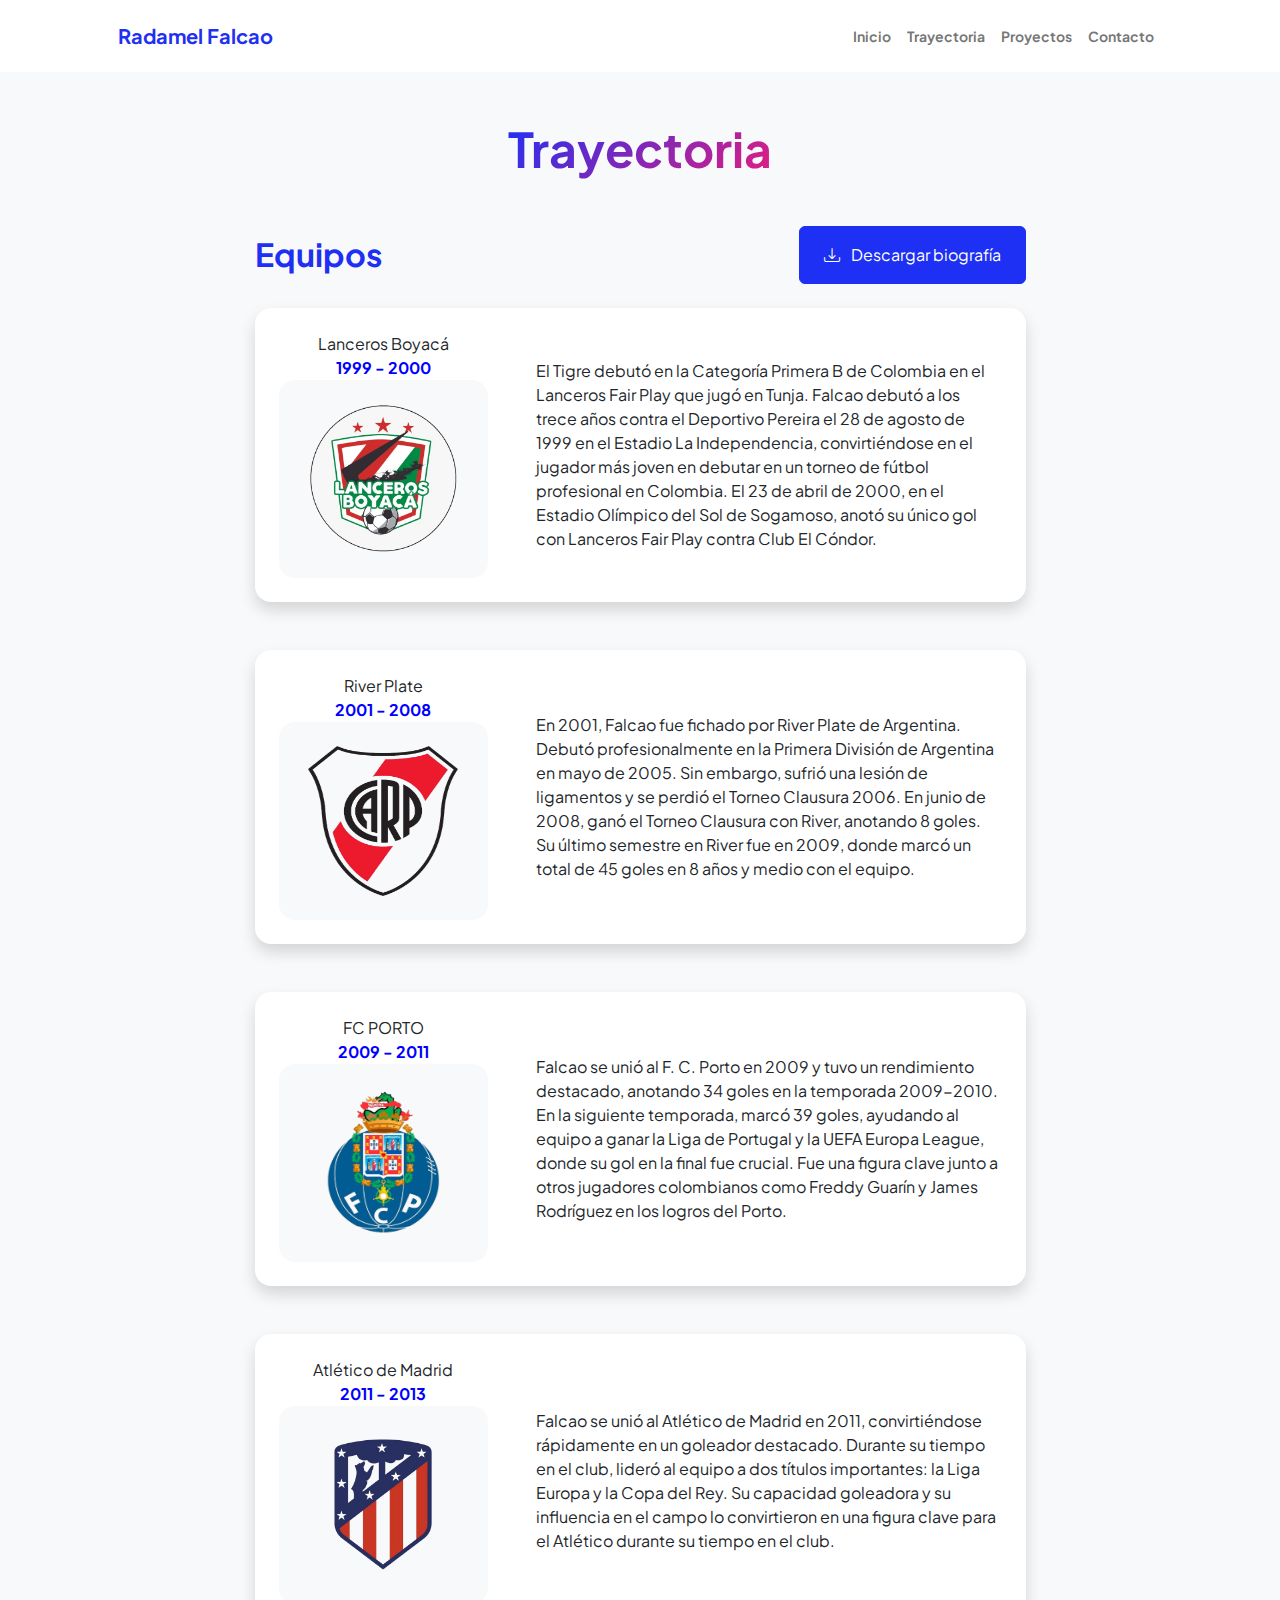
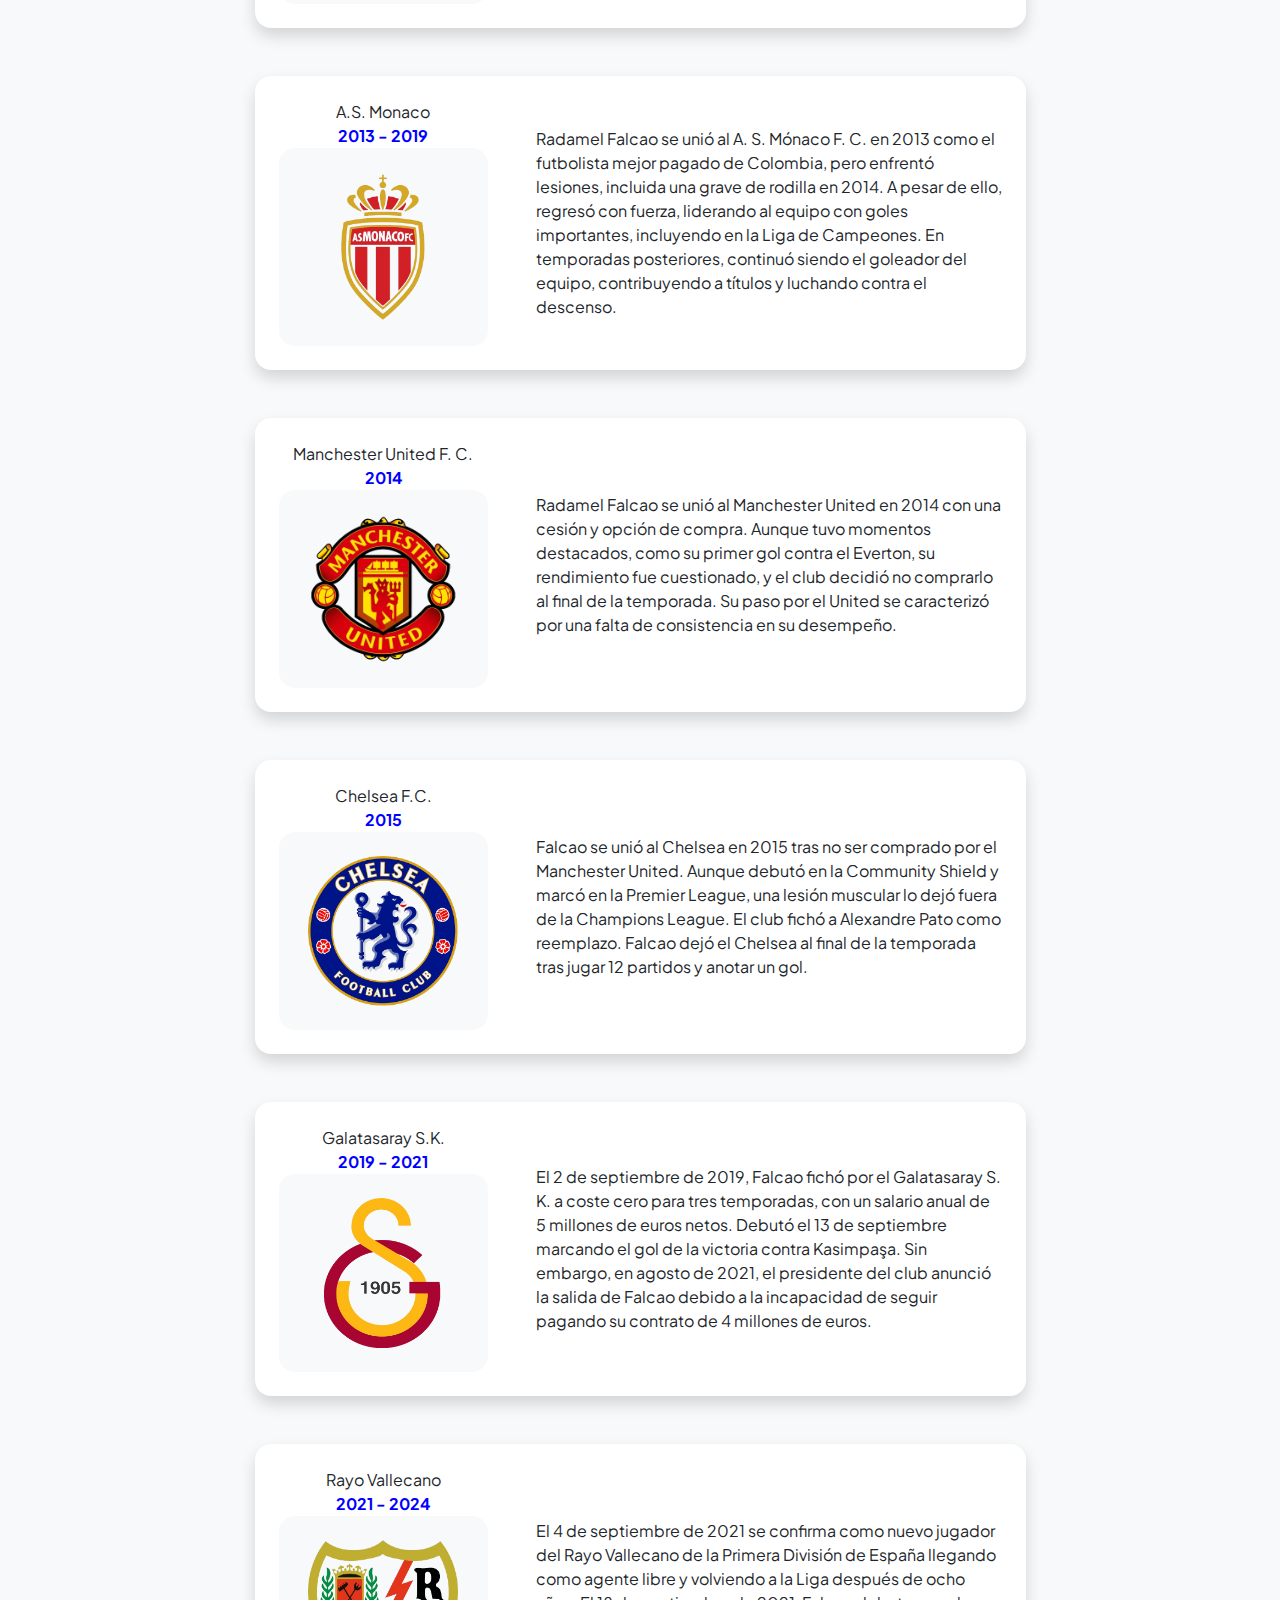
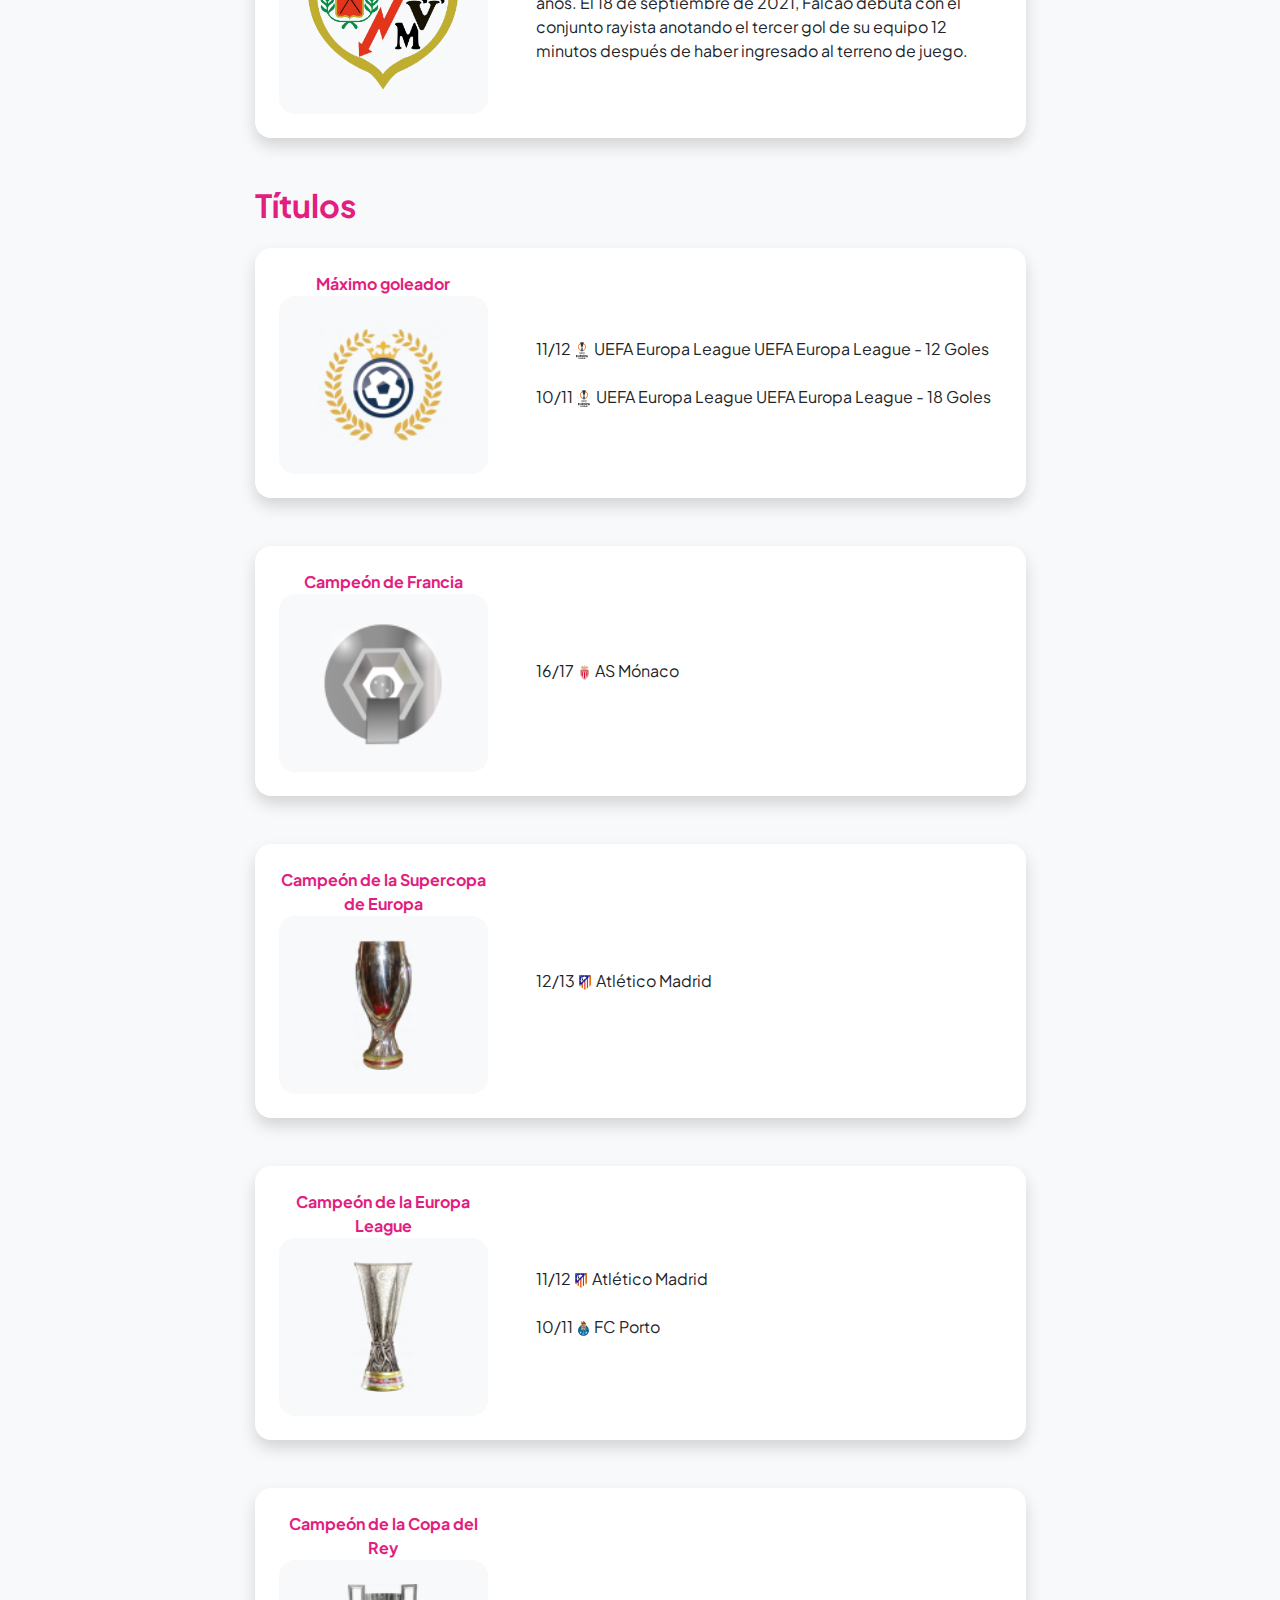
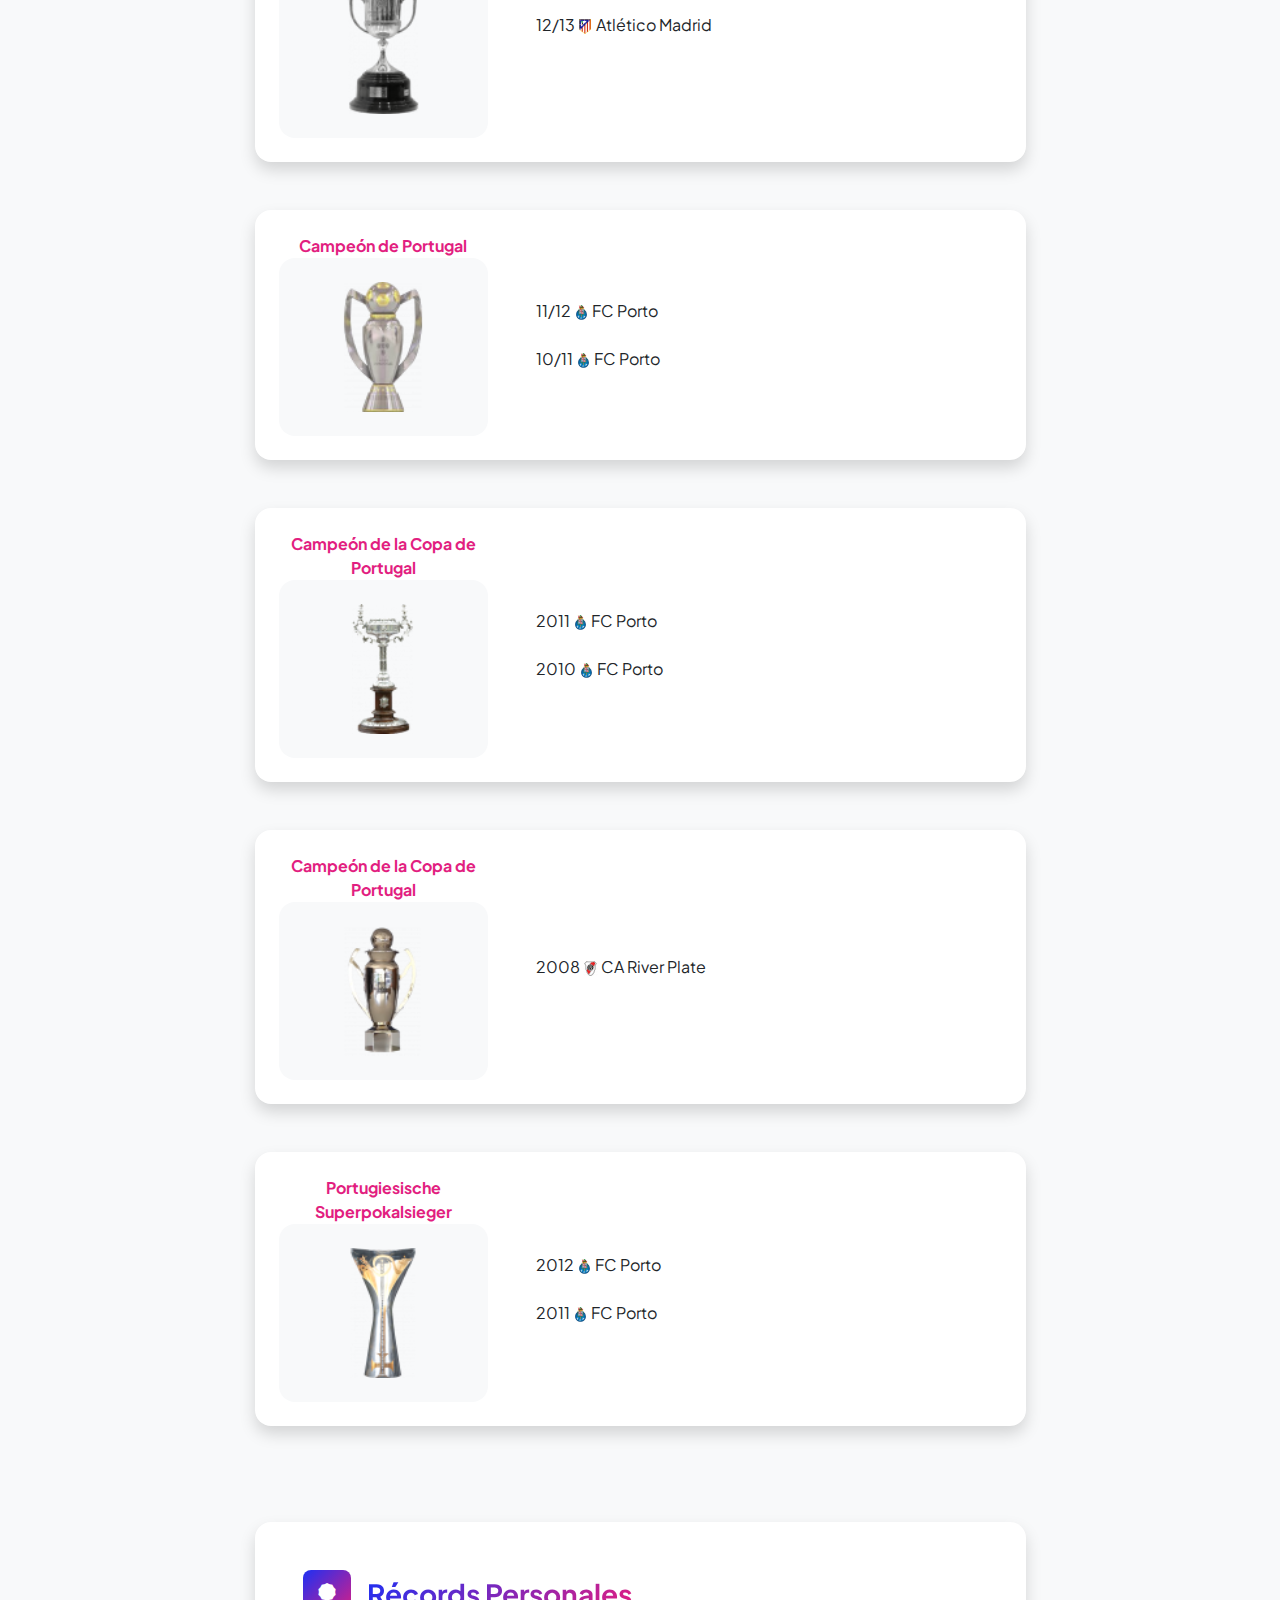
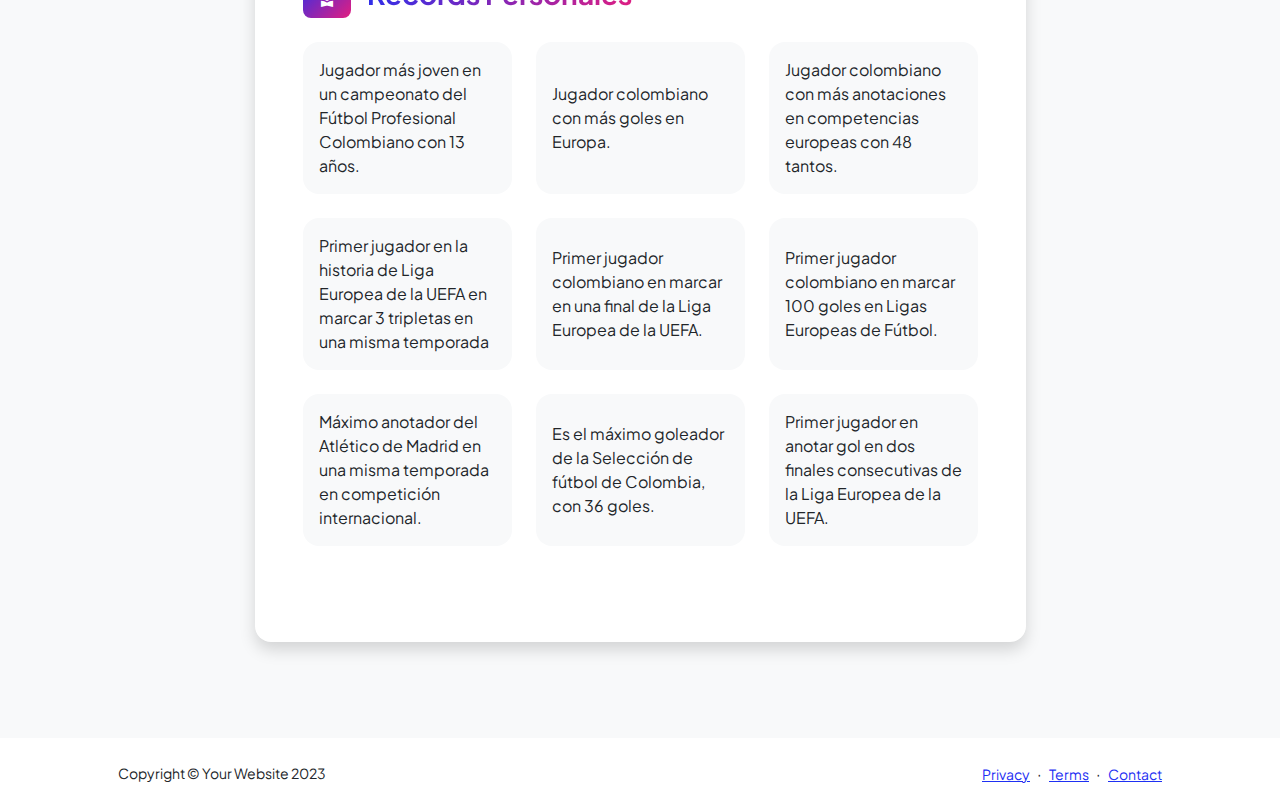
<file: trayectoria.html>
<!DOCTYPE html>
<html lang="en">

<head>
    <meta charset="utf-8" />
    <meta name="viewport" content="width=device-width, initial-scale=1, shrink-to-fit=no" />
    <meta name="description" content="" />
    <meta name="author" content="" />
    <title>Trayectoria</title>
    <!-- Favicon-->
    <link rel="icon" type="image/x-icon" href="assets/favicon.ico" />
    <!-- Custom Google font-->
    <link rel="preconnect" href="https://fonts.googleapis.com" />
    <link rel="preconnect" href="https://fonts.gstatic.com" crossorigin />
    <link
        href="https://fonts.googleapis.com/css2?family=Plus+Jakarta+Sans:wght@100;200;300;400;500;600;700;800;900&amp;display=swap"
        rel="stylesheet" />
    <!-- Bootstrap icons-->
    <link href="https://cdn.jsdelivr.net/npm/bootstrap-icons@1.8.1/font/bootstrap-icons.css" rel="stylesheet" />
    <!-- Core theme CSS (includes Bootstrap)-->
    <link href="css/styles.css" rel="stylesheet" />
    <link rel="stylesheet" href="css/estilo-trayectoria.css">
</head>

<body class="d-flex flex-column h-100 bg-light">
    <main class="flex-shrink-0">
        <!-- Navigation-->
        <nav class="navbar navbar-expand-lg navbar-light bg-white py-3">
            <div class="container px-5">
                <a class="navbar-brand" href="index.html"><span class="fw-bolder text-primary">Radamel Falcao</span></a>
                <button class="navbar-toggler" type="button" data-bs-toggle="collapse"
                    data-bs-target="#navbarSupportedContent" aria-controls="navbarSupportedContent"
                    aria-expanded="false" aria-label="Toggle navigation"><span
                        class="navbar-toggler-icon"></span></button>
                <div class="collapse navbar-collapse" id="navbarSupportedContent">
                    <ul class="navbar-nav ms-auto mb-2 mb-lg-0 small fw-bolder">
                        <li class="nav-item"><a class="nav-link" href="index.html">Inicio</a></li>
                        <li class="nav-item"><a class="nav-link" href="trayectoria.html">Trayectoria</a></li>
                        <li class="nav-item"><a class="nav-link" href="projects.html">Proyectos</a></li>
                        <li class="nav-item"><a class="nav-link" href="contact.html">Contacto</a></li>
                    </ul>
                </div>
            </div>
        </nav>
        <!-- Page Content-->
        <div class="container px-5 my-5">
            <div class="text-center mb-5">
                <h1 class="display-5 fw-bolder mb-0"><span class="text-gradient d-inline">Trayectoria</span></h1>
            </div>
            <div class="row gx-5 justify-content-center">
                <div class="col-lg-11 col-xl-9 col-xxl-8">
                    <!-- Experience Section-->
                    <section>
                        <div class="d-flex align-items-center justify-content-between mb-4">
                            <h2 class="text-primary fw-bolder mb-0">Equipos</h2>
                            <!-- Download resume button-->
                            <!-- Note: Set the link href target to a PDF file within your project-->
                            <a class="btn btn-primary px-4 py-3" href="assets/BIOGRAFIA DE RADAMEL FALCAO GARCIA.pdf"
                                target="_blank">
                                <div class="d-inline-block bi bi-download me-2"></div>
                                Descargar biografía
                            </a>
                        </div>
                        <!-- Experience Card 1-->
                        <div class="card shadow border-0 rounded-4 mb-5">
                            <div class="card-body p-4">
                                <div class="row align-items-center gx-5">
                                    <div class="col text-center text-lg-start mb-4 mb-lg-0">
                                        <div class="titulo-equipos">Lanceros Boyacá</div>
                                        <div class="temporada">1999 - 2000</div>
                                        <div class="bg-light p-4 rounded-4 contenedor-img-equipos">
                                            <!-- <div class="text-primary fw-bolder mb-2">2019 - Present</div>
                                                <div class="small fw-bolder">Web Developer</div>
                                                <div class="small text-muted">Stark Industries</div>
                                                <div class="small text-muted">Los Angeles, CA</div> -->
                                            <img class="img-equipos" src="assets/escudo-lanceros-boyaca.png"
                                                alt="Escudo Lanceros Boyacá">
                                        </div>
                                    </div>
                                    <div class="col-lg-8">
                                        <div>El Tigre debutó en la Categoría Primera B de Colombia en el Lanceros Fair
                                            Play que jugó en Tunja. Falcao debutó a los trece años contra el Deportivo
                                            Pereira el 28 de agosto de 1999 en el Estadio La Independencia,
                                            convirtiéndose en el jugador más joven en debutar en un torneo de fútbol
                                            profesional en Colombia. El 23 de abril de 2000, en el Estadio Olímpico del
                                            Sol de Sogamoso, anotó su único gol con Lanceros Fair Play contra Club El
                                            Cóndor.</div>
                                    </div>
                                </div>
                            </div>
                        </div>
                        <!-- Experience Card 2-->
                        <div class="card shadow border-0 rounded-4 mb-5">
                            <div class="card-body p-4">
                                <div class="row align-items-center gx-5">
                                    <div class="col text-center text-lg-start mb-4 mb-lg-0">
                                        <div class="titulo-equipos">River Plate</div>
                                        <div class="temporada">2001 - 2008</div>
                                        <div class="bg-light p-4 rounded-4 contenedor-img-equipos">
                                            <!-- <div class="text-primary fw-bolder mb-2">2017 - 2019</div>
                                                <div class="small fw-bolder">SEM Specialist</div>
                                                <div class="small text-muted">Wayne Enterprises</div>
                                                <div class="small text-muted">Gotham City, NY</div> -->
                                            <img class="img-equipos" src="assets/escudo-river-plate.png"
                                                alt="Escudo de River Plate">
                                        </div>
                                    </div>
                                    <div class="col-lg-8">
                                        <div>En 2001, Falcao fue fichado por River Plate de Argentina. Debutó
                                            profesionalmente en la Primera División de Argentina en mayo de 2005. Sin
                                            embargo, sufrió una lesión de ligamentos y se perdió el Torneo Clausura
                                            2006. En junio de 2008, ganó el Torneo Clausura con River, anotando 8 goles.
                                            Su último semestre en River fue en 2009, donde marcó un total de 45 goles en
                                            8 años y medio con el equipo.</div>
                                    </div>
                                </div>
                            </div>
                        </div>
                        <!-- Experience Card 3-->
                        <div class="card shadow border-0 rounded-4 mb-5">
                            <div class="card-body p-4">
                                <div class="row align-items-center gx-5">
                                    <div class="col text-center text-lg-start mb-4 mb-lg-0">
                                        <div class="titulo-equipos">FC PORTO</div>
                                        <div class="temporada">2009 - 2011</div>
                                        <div class="bg-light p-4 rounded-4 contenedor-img-equipos">
                                            <!-- <div class="text-primary fw-bolder mb-2">2017 - 2019</div>
                                                <div class="small fw-bolder">SEM Specialist</div>
                                                <div class="small text-muted">Wayne Enterprises</div>
                                                <div class="small text-muted">Gotham City, NY</div> -->
                                            <img class="img-equipos" src="assets/escudo-fc-porto.png"
                                                alt="Escudo de FC Porto">
                                        </div>
                                    </div>
                                    <div class="col-lg-8">
                                        <div>Falcao se unió al F. C. Porto en 2009 y tuvo un rendimiento destacado,
                                            anotando 34 goles en la temporada 2009-2010. En la siguiente temporada,
                                            marcó 39 goles, ayudando al equipo a ganar la Liga de Portugal y la UEFA
                                            Europa League, donde su gol en la final fue crucial. Fue una figura clave
                                            junto a otros jugadores colombianos como Freddy Guarín y James Rodríguez en
                                            los logros del Porto.</div>
                                    </div>
                                </div>
                            </div>
                        </div>
                        <!-- Experience Card 4-->
                        <div class="card shadow border-0 rounded-4 mb-5">
                            <div class="card-body p-4">
                                <div class="row align-items-center gx-5">
                                    <div class="col text-center text-lg-start mb-4 mb-lg-0">
                                        <div class="titulo-equipos">Atlético de Madrid</div>
                                        <div class="temporada">2011 - 2013</div>
                                        <div class="bg-light p-4 rounded-4 contenedor-img-equipos">
                                            <!-- <div class="text-primary fw-bolder mb-2">2017 - 2019</div>
                                                <div class="small fw-bolder">SEM Specialist</div>
                                                <div class="small text-muted">Wayne Enterprises</div>
                                                <div class="small text-muted">Gotham City, NY</div> -->
                                            <img class="img-equipos" src="assets/escudo-atletico-madrid.png"
                                                alt="Escudo del Atlético Madrid">
                                        </div>
                                    </div>
                                    <div class="col-lg-8">
                                        <div>Falcao se unió al Atlético de Madrid en 2011, convirtiéndose rápidamente en
                                            un goleador destacado. Durante su tiempo en el club, lideró al equipo a dos
                                            títulos importantes: la Liga Europa y la Copa del Rey. Su capacidad
                                            goleadora y su influencia en el campo lo convirtieron en una figura clave
                                            para el Atlético durante su tiempo en el club.</div>
                                    </div>
                                </div>
                            </div>
                        </div>
                        <!-- Experience Card 5-->
                        <div class="card shadow border-0 rounded-4 mb-5">
                            <div class="card-body p-4">
                                <div class="row align-items-center gx-5">
                                    <div class="col text-center text-lg-start mb-4 mb-lg-0">
                                        <div class="titulo-equipos">A.S. Monaco</div>
                                        <div class="temporada">2013 - 2019</div>
                                        <div class="bg-light p-4 rounded-4 contenedor-img-equipos">
                                            <!-- <div class="text-primary fw-bolder mb-2">2017 - 2019</div>
                                                <div class="small fw-bolder">SEM Specialist</div>
                                                <div class="small text-muted">Wayne Enterprises</div>
                                                <div class="small text-muted">Gotham City, NY</div> -->
                                            <img class="img-equipos" src="assets/escudo-as-monaco.png"
                                                alt="Escudo del A.S. Monaco">
                                        </div>
                                    </div>
                                    <div class="col-lg-8">
                                        <div>Radamel Falcao se unió al A. S. Mónaco F. C. en 2013 como el futbolista
                                            mejor pagado de Colombia, pero enfrentó lesiones, incluida una grave de
                                            rodilla en 2014. A pesar de ello, regresó con fuerza, liderando al equipo
                                            con goles importantes, incluyendo en la Liga de Campeones. En temporadas
                                            posteriores, continuó siendo el goleador del equipo, contribuyendo a títulos
                                            y luchando contra el descenso.</div>
                                    </div>
                                </div>
                            </div>
                        </div>
                        <!-- Experience Card 6-->
                        <div class="card shadow border-0 rounded-4 mb-5">
                            <div class="card-body p-4">
                                <div class="row align-items-center gx-5">
                                    <div class="col text-center text-lg-start mb-4 mb-lg-0">
                                        <div class="titulo-equipos">Manchester United F. C.</div>
                                        <div class="temporada">2014</div>
                                        <div class="bg-light p-4 rounded-4 contenedor-img-equipos">
                                            <!-- <div class="text-primary fw-bolder mb-2">2017 - 2019</div>
                                                <div class="small fw-bolder">SEM Specialist</div>
                                                <div class="small text-muted">Wayne Enterprises</div>
                                                <div class="small text-muted">Gotham City, NY</div> -->
                                            <img class="img-equipos" src="assets/escudo-manchester-united.png"
                                                alt="Escudo de Manchester United F.C.">
                                        </div>
                                    </div>
                                    <div class="col-lg-8">
                                        <div>
                                            Radamel Falcao se unió al Manchester United en 2014 con una cesión y opción
                                            de compra. Aunque tuvo momentos destacados, como su primer gol contra el
                                            Everton, su rendimiento fue cuestionado, y el club decidió no comprarlo al
                                            final de la temporada. Su paso por el United se caracterizó por una falta de
                                            consistencia en su desempeño.</div>
                                    </div>
                                </div>
                            </div>
                        </div>
                        <!-- Experience Card 7-->
                        <div class="card shadow border-0 rounded-4 mb-5">
                            <div class="card-body p-4">
                                <div class="row align-items-center gx-5">
                                    <div class="col text-center text-lg-start mb-4 mb-lg-0">
                                        <div class="titulo-equipos">Chelsea F.C.</div>
                                        <div class="temporada">2015</div>
                                        <div class="bg-light p-4 rounded-4 contenedor-img-equipos">
                                            <!-- <div class="text-primary fw-bolder mb-2">2017 - 2019</div>
                                                <div class="small fw-bolder">SEM Specialist</div>
                                                <div class="small text-muted">Wayne Enterprises</div>
                                                <div class="small text-muted">Gotham City, NY</div> -->
                                            <img class="img-equipos" src="assets/escudo-chelsea.png"
                                                alt="Escudo del Chelsea F.C.">
                                        </div>
                                    </div>
                                    <div class="col-lg-8">
                                        <div>
                                            Falcao se unió al Chelsea en 2015 tras no ser comprado por el Manchester
                                            United. Aunque debutó en la Community Shield y marcó en la Premier League,
                                            una lesión muscular lo dejó fuera de la Champions League. El club fichó a
                                            Alexandre Pato como reemplazo. Falcao dejó el Chelsea al final de la
                                            temporada tras jugar 12 partidos y anotar un gol.</div>
                                    </div>
                                </div>
                            </div>
                        </div>
                        <!-- Experience Card 8-->
                        <div class="card shadow border-0 rounded-4 mb-5">
                            <div class="card-body p-4">
                                <div class="row align-items-center gx-5">
                                    <div class="col text-center text-lg-start mb-4 mb-lg-0">
                                        <div class="titulo-equipos">Galatasaray S.K.</div>
                                        <div class="temporada">2019 - 2021</div>
                                        <div class="bg-light p-4 rounded-4 contenedor-img-equipos">
                                            <!-- <div class="text-primary fw-bolder mb-2">2017 - 2019</div>
                                                <div class="small fw-bolder">SEM Specialist</div>
                                                <div class="small text-muted">Wayne Enterprises</div>
                                                <div class="small text-muted">Gotham City, NY</div> -->
                                            <img class="img-equipos" src="assets/escudo-galatasaray.png"
                                                alt="Escudo del Galatasaray S.K.">
                                        </div>
                                    </div>
                                    <div class="col-lg-8">
                                        <div>
                                            El 2 de septiembre de 2019, Falcao fichó por el Galatasaray S. K. a coste
                                            cero para tres temporadas, con un salario anual de 5 millones de euros
                                            netos. Debutó el 13 de septiembre marcando el gol de la victoria contra
                                            Kasimpaşa. Sin embargo, en agosto de 2021, el presidente del club anunció la
                                            salida de Falcao debido a la incapacidad de seguir pagando su contrato de 4
                                            millones de euros.</div>
                                    </div>
                                </div>
                            </div>
                        </div>
                        <!-- Experience Card 9-->
                        <div class="card shadow border-0 rounded-4 mb-5">
                            <div class="card-body p-4">
                                <div class="row align-items-center gx-5">
                                    <div class="col text-center text-lg-start mb-4 mb-lg-0">
                                        <div class="titulo-equipos">Rayo Vallecano</div>
                                        <div class="temporada">2021 - 2024</div>
                                        <div class="bg-light p-4 rounded-4 contenedor-img-equipos">
                                            <!-- <div class="text-primary fw-bolder mb-2">2017 - 2019</div>
                                                <div class="small fw-bolder">SEM Specialist</div>
                                                <div class="small text-muted">Wayne Enterprises</div>
                                                <div class="small text-muted">Gotham City, NY</div> -->
                                            <img class="img-equipos" src="assets/escudo-rayo-vallecano.png"
                                                alt="Escudo del Rayo Vallecano">
                                        </div>
                                    </div>
                                    <div class="col-lg-8">
                                        <div>
                                            El 4 de septiembre de 2021 se confirma como nuevo jugador del Rayo Vallecano
                                            de la Primera División de España llegando como agente libre y volviendo a la
                                            Liga después de ocho años. El 18 de septiembre de 2021, Falcao debuta con el
                                            conjunto rayista anotando el tercer gol de su equipo 12 minutos después de
                                            haber ingresado al terreno de juego.</div>
                                    </div>
                                </div>
                            </div>
                        </div>
                    </section>
                    <!-- Education Section-->
                    <section>
                        <h2 class="text-secondary fw-bolder mb-4">Títulos</h2>
                        <!-- Titulos Card 1-->
                        <div class="card shadow border-0 rounded-4 mb-5">
                            <div class="card-body p-4">
                                <div class="row align-items-center gx-5">
                                    <div class="col text-center text-lg-start mb-4 mb-lg-0">
                                        <div class="titulo-titulos">Máximo goleador</div>
                                        <div class="bg-light p-4 rounded-4 contenedor-img-equipos">
                                            <img class="img-titulos" src="assets/img-maximo-goleador.png"
                                                alt="Escudo del Rayo Vallecano">
                                        </div>
                                    </div>
                                    <div class="col-lg-8">
                                        <div>
                                            11/12 <img src="assets/icono-uefa.png" alt="Icono de la UEFA"> UEFA Europa League UEFA Europa League - 12 Goles 
                                            <br />
                                            <br />
                                            10/11 <img src="assets/icono-uefa.png" alt="Icono de la UEFA"> UEFA Europa League UEFA Europa League - 18 Goles
                                        </div>
                                    </div>
                                </div>
                            </div>
                        </div>
                        <!-- Titulos Card 2-->
                        <div class="card shadow border-0 rounded-4 mb-5">
                            <div class="card-body p-4">
                                <div class="row align-items-center gx-5">
                                    <div class="col text-center text-lg-start mb-4 mb-lg-0">
                                        <div class="titulo-titulos">Campeón de Francia</div>
                                        <div class="bg-light p-4 rounded-4 contenedor-img-equipos">
                                            <img class="img-titulos" src="assets/img-campeon-francia.png"
                                                alt="Escudo del Rayo Vallecano">
                                        </div>
                                    </div>
                                    <div class="col-lg-8">
                                        <div>
                                            16/17 <img src="assets/icono-as-monaco.png" alt="Icono del AS Monaco"> AS Mónaco
                                        </div>
                                    </div>
                                </div>
                            </div>
                        </div>
                        <!-- Titulos Card 3-->
                        <div class="card shadow border-0 rounded-4 mb-5">
                            <div class="card-body p-4">
                                <div class="row align-items-center gx-5">
                                    <div class="col text-center text-lg-start mb-4 mb-lg-0">
                                        <div class="titulo-titulos">Campeón de la Supercopa de Europa</div>
                                        <div class="bg-light p-4 rounded-4 contenedor-img-equipos">
                                            <img class="img-titulos" src="assets/img-supercopa-europa.png"
                                                alt="Escudo del Rayo Vallecano">
                                        </div>
                                    </div>
                                    <div class="col-lg-8">
                                        <div>
                                            12/13 <img src="assets/icono-atletico-madrid.png" alt="Icono del Atlético Madrid"> Atlético Madrid
                                        </div>
                                    </div>
                                </div>
                            </div>
                        </div>
                        <!-- Titulos Card 4-->
                        <div class="card shadow border-0 rounded-4 mb-5">
                            <div class="card-body p-4">
                                <div class="row align-items-center gx-5">
                                    <div class="col text-center text-lg-start mb-4 mb-lg-0">
                                        <div class="titulo-titulos"> Campeón de la Europa League</div>
                                        <div class="bg-light p-4 rounded-4 contenedor-img-equipos">
                                            <img class="img-titulos" src="assets/img-campeon-europa-league.png"
                                                alt="Escudo del Rayo Vallecano">
                                        </div>
                                    </div>
                                    <div class="col-lg-8">
                                        <div>
                                            11/12 <img src="assets/icono-atletico-madrid.png" alt="Icono del Atlético Madrid"> Atlético Madrid
                                            <br />
                                            <br />
                                            10/11 <img src="assets/icono-fc-porto.png" alt="Icono del Atlético Madrid"> FC Porto
                                        </div>
                                    </div>
                                </div>
                            </div>
                        </div>
                        <!-- Titulos Card 5-->
                        <div class="card shadow border-0 rounded-4 mb-5">
                            <div class="card-body p-4">
                                <div class="row align-items-center gx-5">
                                    <div class="col text-center text-lg-start mb-4 mb-lg-0">
                                        <div class="titulo-titulos"> Campeón de la Copa del Rey</div>
                                        <div class="bg-light p-4 rounded-4 contenedor-img-equipos">
                                            <img class="img-titulos" src="assets/img-copa-del-rey.png"
                                                alt="Escudo del Rayo Vallecano">
                                        </div>
                                    </div>
                                    <div class="col-lg-8">
                                        <div>
                                            12/13 <img src="assets/icono-atletico-madrid.png" alt="Icono del Atlético Madrid"> Atlético Madrid
                                        </div>
                                    </div>
                                </div>
                            </div>
                        </div>
                        <!-- Titulos Card 6-->
                        <div class="card shadow border-0 rounded-4 mb-5">
                            <div class="card-body p-4">
                                <div class="row align-items-center gx-5">
                                    <div class="col text-center text-lg-start mb-4 mb-lg-0">
                                        <div class="titulo-titulos"> Campeón de Portugal</div>
                                        <div class="bg-light p-4 rounded-4 contenedor-img-equipos">
                                            <img class="img-titulos" src="assets/img-campeon-portugal.png"
                                                alt="Escudo del Rayo Vallecano">
                                        </div>
                                    </div>
                                    <div class="col-lg-8">
                                        <div>
                                            11/12 <img src="assets/icono-fc-porto.png" alt="Icono del FC Porto"> FC Porto
                                            <br />
                                            <br />
                                            10/11 <img src="assets/icono-fc-porto.png" alt="Icono del FC Porto"> FC Porto
                                        </div>
                                    </div>
                                </div>
                            </div>
                        </div>
                        <!-- Titulos Card 7-->
                        <div class="card shadow border-0 rounded-4 mb-5">
                            <div class="card-body p-4">
                                <div class="row align-items-center gx-5">
                                    <div class="col text-center text-lg-start mb-4 mb-lg-0">
                                        <div class="titulo-titulos"> Campeón de la Copa de Portugal</div>
                                        <div class="bg-light p-4 rounded-4 contenedor-img-equipos">
                                            <img class="img-titulos" src="assets/img-copa-portugal.png"
                                                alt="Escudo del Rayo Vallecano">
                                        </div>
                                    </div>
                                    <div class="col-lg-8">
                                        <div>
                                            2011 <img src="assets/icono-fc-porto.png" alt="Icono del FC Porto"> FC Porto
                                            <br />
                                            <br />
                                            2010 <img src="assets/icono-fc-porto.png" alt="Icono del FC Porto"> FC Porto
                                        </div>
                                    </div>
                                </div>
                            </div>
                        </div>
                        <!-- Titulos Card 8-->
                        <div class="card shadow border-0 rounded-4 mb-5">
                            <div class="card-body p-4">
                                <div class="row align-items-center gx-5">
                                    <div class="col text-center text-lg-start mb-4 mb-lg-0">
                                        <div class="titulo-titulos"> Campeón de la Copa de Portugal</div>
                                        <div class="bg-light p-4 rounded-4 contenedor-img-equipos">
                                            <img class="img-titulos" src="assets/img-campeon-argentina.png"
                                                alt="Escudo del Rayo Vallecano">
                                        </div>
                                    </div>
                                    <div class="col-lg-8">
                                        <div>
                                            2008 <img src="assets/icono-river-plate.png" alt="Icono del CA River Plate"> CA River Plate
                                        </div>
                                    </div>
                                </div>
                            </div>
                        </div>
                        <!-- Titulos Card 9-->
                        <div class="card shadow border-0 rounded-4 mb-5">
                            <div class="card-body p-4">
                                <div class="row align-items-center gx-5">
                                    <div class="col text-center text-lg-start mb-4 mb-lg-0">
                                        <div class="titulo-titulos">Portugiesische Superpokalsieger</div>
                                        <div class="bg-light p-4 rounded-4 contenedor-img-equipos">
                                            <img class="img-titulos" src="assets/img-portugiesische-superpokalsieger.png"
                                                alt="Escudo del Rayo Vallecano">
                                        </div>
                                    </div>
                                    <div class="col-lg-8">
                                        <div>
                                            2012 <img src="assets/icono-fc-porto.png" alt="Icono del FC Porto"> FC Porto
                                            <br />
                                            <br />
                                            2011 <img src="assets/icono-fc-porto.png" alt="Icono del FC Porto"> FC Porto
                                        </div>
                                    </div>
                                </div>
                            </div>
                        </div>
                    </section>
                    <!-- Divider-->
                    <div class="pb-5"></div>
                    <!-- Skills Section-->
                    <!-- Link para los trofeo que se ha ganado -->
                    <!-- https://www.transfermarkt.co/radamel-falcao/erfolge/spieler/39152 -->

                    <section>
                        <!-- Skillset Card-->
                        <div class="card shadow border-0 rounded-4 mb-5">
                            <div class="card-body p-5">
                                <!-- Records list-->
                                <div class="mb-5">
                                    <div class="d-flex align-items-center mb-4">
                                        <div
                                            class="feature bg-primary bg-gradient-primary-to-secondary text-white rounded-3 me-3">
                                            <i class="bi bi-award-fill"></i></div>
                                        <h3 class="fw-bolder mb-0"><span class="text-gradient d-inline">Récords Personales</span></h3>
                                    </div>
                                    <div class="row row-cols-1 row-cols-md-3 mb-4">
                                        <div class="col mb-4 mb-md-0">
                                            <div class="d-flex align-items-center bg-light rounded-4 p-3 h-100">
                                                Jugador más joven en un campeonato del Fútbol Profesional Colombiano con 13 años.
                                            </div>
                                        </div>
                                        <div class="col mb-4 mb-md-0">
                                            <div class="d-flex align-items-center bg-light rounded-4 p-3 h-100">
                                                Jugador colombiano con más goles en Europa.
                                            </div>
                                        </div>
                                        <div class="col">
                                            <div class="d-flex align-items-center bg-light rounded-4 p-3 h-100">
                                                Jugador colombiano con más anotaciones en competencias europeas con 48 tantos.
                                            </div>
                                        </div>
                                    </div>
                                    <div class="row row-cols-1 row-cols-md-3 mb-4">
                                        <div class="col mb-4 mb-md-0">
                                            <div class="d-flex align-items-center bg-light rounded-4 p-3 h-100">
                                                Primer jugador en la historia de Liga Europea de la UEFA en marcar 3 tripletas en una misma temporada
                                            </div>
                                        </div>
                                        <div class="col mb-4 mb-md-0">
                                            <div class="d-flex align-items-center bg-light rounded-4 p-3 h-100">
                                                Primer jugador colombiano en marcar en una final de la Liga Europea de la UEFA.
                                            </div>
                                        </div>
                                        <div class="col">
                                            <div class="d-flex align-items-center bg-light rounded-4 p-3 h-100">
                                                Primer jugador colombiano en marcar 100 goles en Ligas Europeas de Fútbol.
                                            </div>
                                        </div>
                                    </div>
                                    <div class="row row-cols-1 row-cols-md-3">
                                        <div class="col mb-4 mb-md-0">
                                            <div class="d-flex align-items-center bg-light rounded-4 p-3 h-100">
                                                Máximo anotador del Atlético de Madrid en una misma temporada en competición internacional.
                                            </div>
                                        </div>
                                        <div class="col mb-4 mb-md-0">
                                            <div class="d-flex align-items-center bg-light rounded-4 p-3 h-100">
                                                Es el máximo goleador de la Selección de fútbol de Colombia, con 36 goles.
                                            </div>
                                        </div>
                                        <div class="col">
                                            <div class="d-flex align-items-center bg-light rounded-4 p-3 h-100">
                                                Primer jugador en anotar gol en dos finales consecutivas de la Liga Europea de la UEFA.
                                            </div>
                                        </div>
                                    </div>
                                </div>
                            </div>
                        </div>
                    </section>
                </div>
            </div>
        </div>
    </main>
    <!-- Footer-->
    <footer class="bg-white py-4 mt-auto">
        <div class="container px-5">
            <div class="row align-items-center justify-content-between flex-column flex-sm-row">
                <div class="col-auto">
                    <div class="small m-0">Copyright &copy; Your Website 2023</div>
                </div>
                <div class="col-auto">
                    <a class="small" href="#!">Privacy</a>
                    <span class="mx-1">&middot;</span>
                    <a class="small" href="#!">Terms</a>
                    <span class="mx-1">&middot;</span>
                    <a class="small" href="#!">Contact</a>
                </div>
            </div>
        </div>
    </footer>
    <!-- Bootstrap core JS-->
    <script src="https://cdn.jsdelivr.net/npm/bootstrap@5.2.3/dist/js/bootstrap.bundle.min.js"></script>
    <!-- Core theme JS-->
    <script src="js/scripts.js"></script>
</body>

</html>
</file>
<file: css/estilo-trayectoria.css>
.titulo-equipos{
    text-align: center;
}

.temporada{
    text-align: center;
    color: blue;
    font-weight: bold;
}

.contenedor-img-equipos{
    text-align: center;
}

.img-equipos{
    width: 150px;
    height: 150px;
}

.titulo-titulos{
    text-align: center;
    color: rgba(226, 30, 128, 1);
    font-weight: bold;
}

.img-titulos{
    width: 130px;
    height: 130px;
}
</file>
